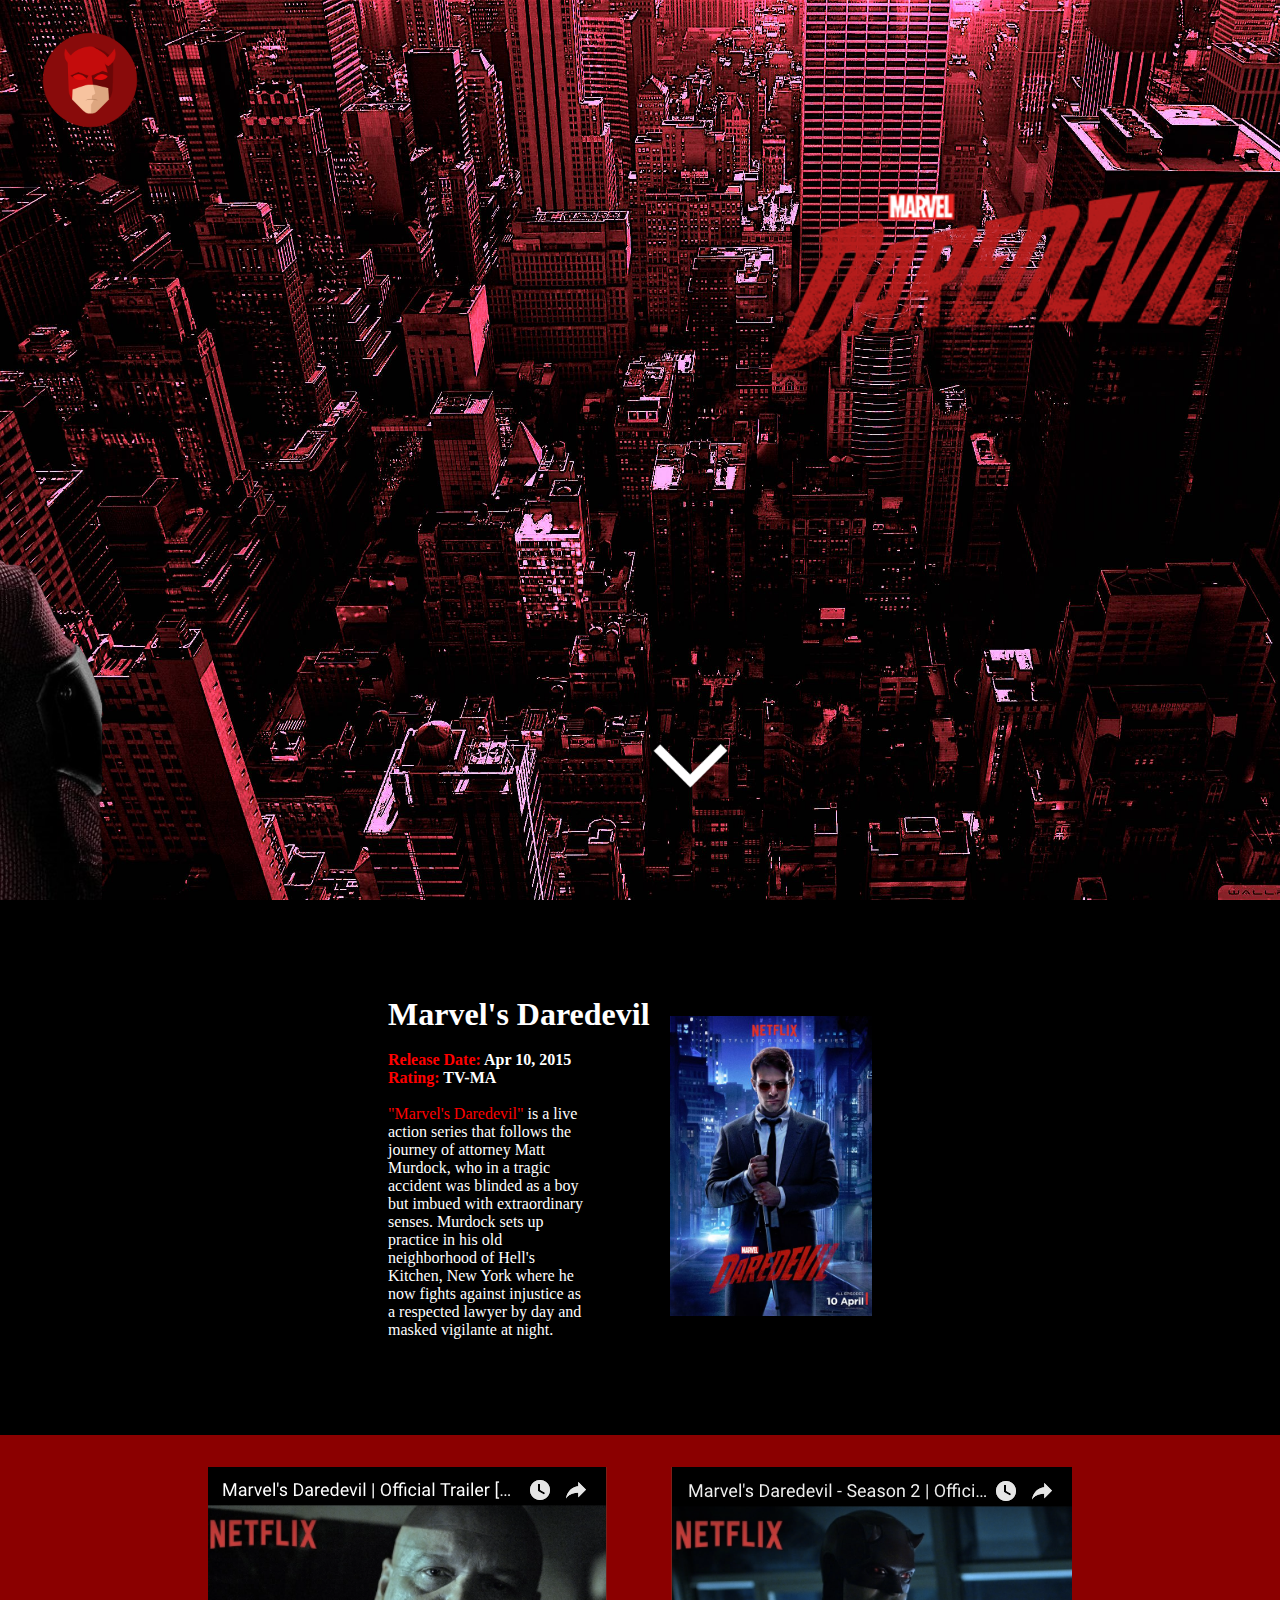
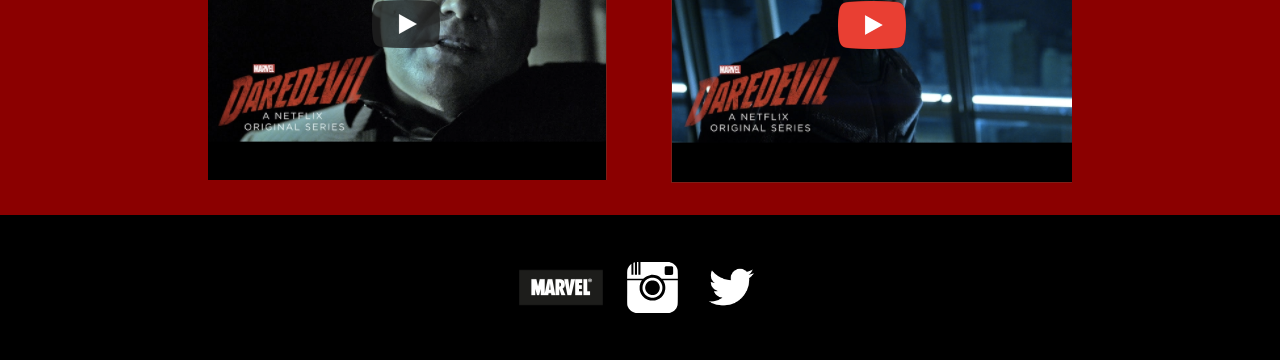
<file: index.html>
<html>

        <head>

        <link href="https://fonts.googleapis.com/css?family=Abel|Abril+Fatface|Anton|Dosis|Quicksand|Raleway" rel="stylesheet">
        <meta name="viewport" content="width=device-width" />  
        <title>Marvel's DareDevil</title>
            
        <link href="index.css" type="text/css" rel="stylesheet">
        </head>



<body>
        <header> 
            <!--this is the navigation bar -->
            <nav class="navbar">
                <ul>  <!-- -->
                    <li class="drop"><img id="nav-head" src="images/face.png" width="100">
                        
                        <div class="list">
                            
                            
                            <a href="matt.html"><img id="nav-child-head" src="images/Matt%20Murdock.png" width="75"></a>
                            <a href="Page.html"><img id="nav-child-head" src="images/Karen%20Page.png" width="75"></a>
                            <a href="foggy.html"><img id="nav-child-head" src="images/Foggy%20Nelson.png" width="75"></a>
                            <a href="claire.html"><img id="nav-child-head" src="images/Claire%20Temple.png" width="75"></a>
                            <a href="fisk.html"><img id="nav-child-head" src="images/wilson%20Fisk.png" width="75"></a>
                            <a href="elektra.html"><img id="nav-child-head" src="images/Elektra.png" width="75"></a>
                            <a href="punisher.html"><img id="nav-child-head"src="images/punisher.png" width="75"></a>
                            
                        </div>
                    </li>
                    
                </ul>
            
            </nav>



            <!--this is the audio -->
        <audio id="audio" controls autoplay>
            <source src="audio/ddthemesong.mp3" type="audio/mp3">
        </audio>




    
        <img id="arrow" src="images/arrow.png" width ="100" onclick="scrollDown()">
        <div class="flex">
        <div id="city">
            <div id="dd" class="ddface">
            <img src="images/dd.png" height="900">
            
            <div class="glow"></div>
            
        </div>

        
        </div>

     </div>
     <img id="logo" src="images/dd_logo.png"/> 
     <div class="glow-mobile">
     
     <div class="glow2"></div>
     <img id= "dare" src="images/dd.png" width="350">
     </div>  
                
            
        </header> 
    
   <div class="container" id="page">
 <!-- =========================================================================== -->
<div class="babydiv">
                <div class="text">
                 <h1>Marvel's Daredevil</h1><br>
                 <h4><span>Release Date:</span> Apr 10, 2015</h4>
                 <h4><span>Rating:</span> TV-MA</h4><br />
                 <p><span>"Marvel's Daredevil"</span> is a live action series
                     that follows the journey of attorney
                      Matt Murdock, who in a tragic accident 
                      was blinded as a boy but imbued with 
                      extraordinary senses. Murdock sets up practice in
                       his old neighborhood of Hell's Kitchen, New York
                        where he now fights against injustice as a respected
                        lawyer by day and masked vigilante at night.</p>
                    </div>

                 <img id="poster" src="images/poster.jpg">
    </div>
           
<!-- =========================================================================== -->  
      
</div>
        
        <div class="babydiv2" id="videos">
            <a class="bd" href="trailer1.html"><img id="imgv"src="images/trailer1.png"></a>
            
            
            <a class="bd" href="trailer3.html"><img id="imgv" src="images/trailer3.png"></a>
            
        
        
        </div>
        
    
    
    </div> 
    
    
   <footer>
    
     
        
            <table>
                 <tr>
                     <td><a href="http://marvel.com/universe/Daredevil_(Matthew_Murdock)#axzz4sOa12ErZ"><img src="images/marvelicon.png" height="75" width="100"></a></td>
                     <td> <a href="https://www.instagram.com/daredevil/?hl=en" height="75" width="75"><img src="images/instagram.svg" height="75" width="75"></a></td>
                     <td> <a href="https://twitter.com/daredevil?lang=en" height="75" width="75"><img src="images/twitter.png" height="75" width="75"></a></td>
                </tr>

            </table>
    
 </footer>
   
 <script>
       //on load the animation will play
       window.onload=function() {
    //this variable calls the element "dd" on the html by id.
       var elem = document.getElementById("dd"); 
           
       var position = -1000; // position is on negative numbers because i want the animation to come from outside the page sliding inside the page. 
           
        // this is the speed of the animation going in from point a to point b.   
       var id = setInterval(frame, 1);
           
       function frame() {
        //
         if (position == 0){
        //this will move the image to the left.
       } else {
         position++; 
      elem.style.left = position + 'px'; 
     
    }
  }
        
} 
     // scrolls down the page by clickin the arrow on page.  
    function scrollDown() {
        // sets how much you want to scroll the page down by.
    window.scrollBy(0,900);
    }
      </script>
</body>
</html>
</file>
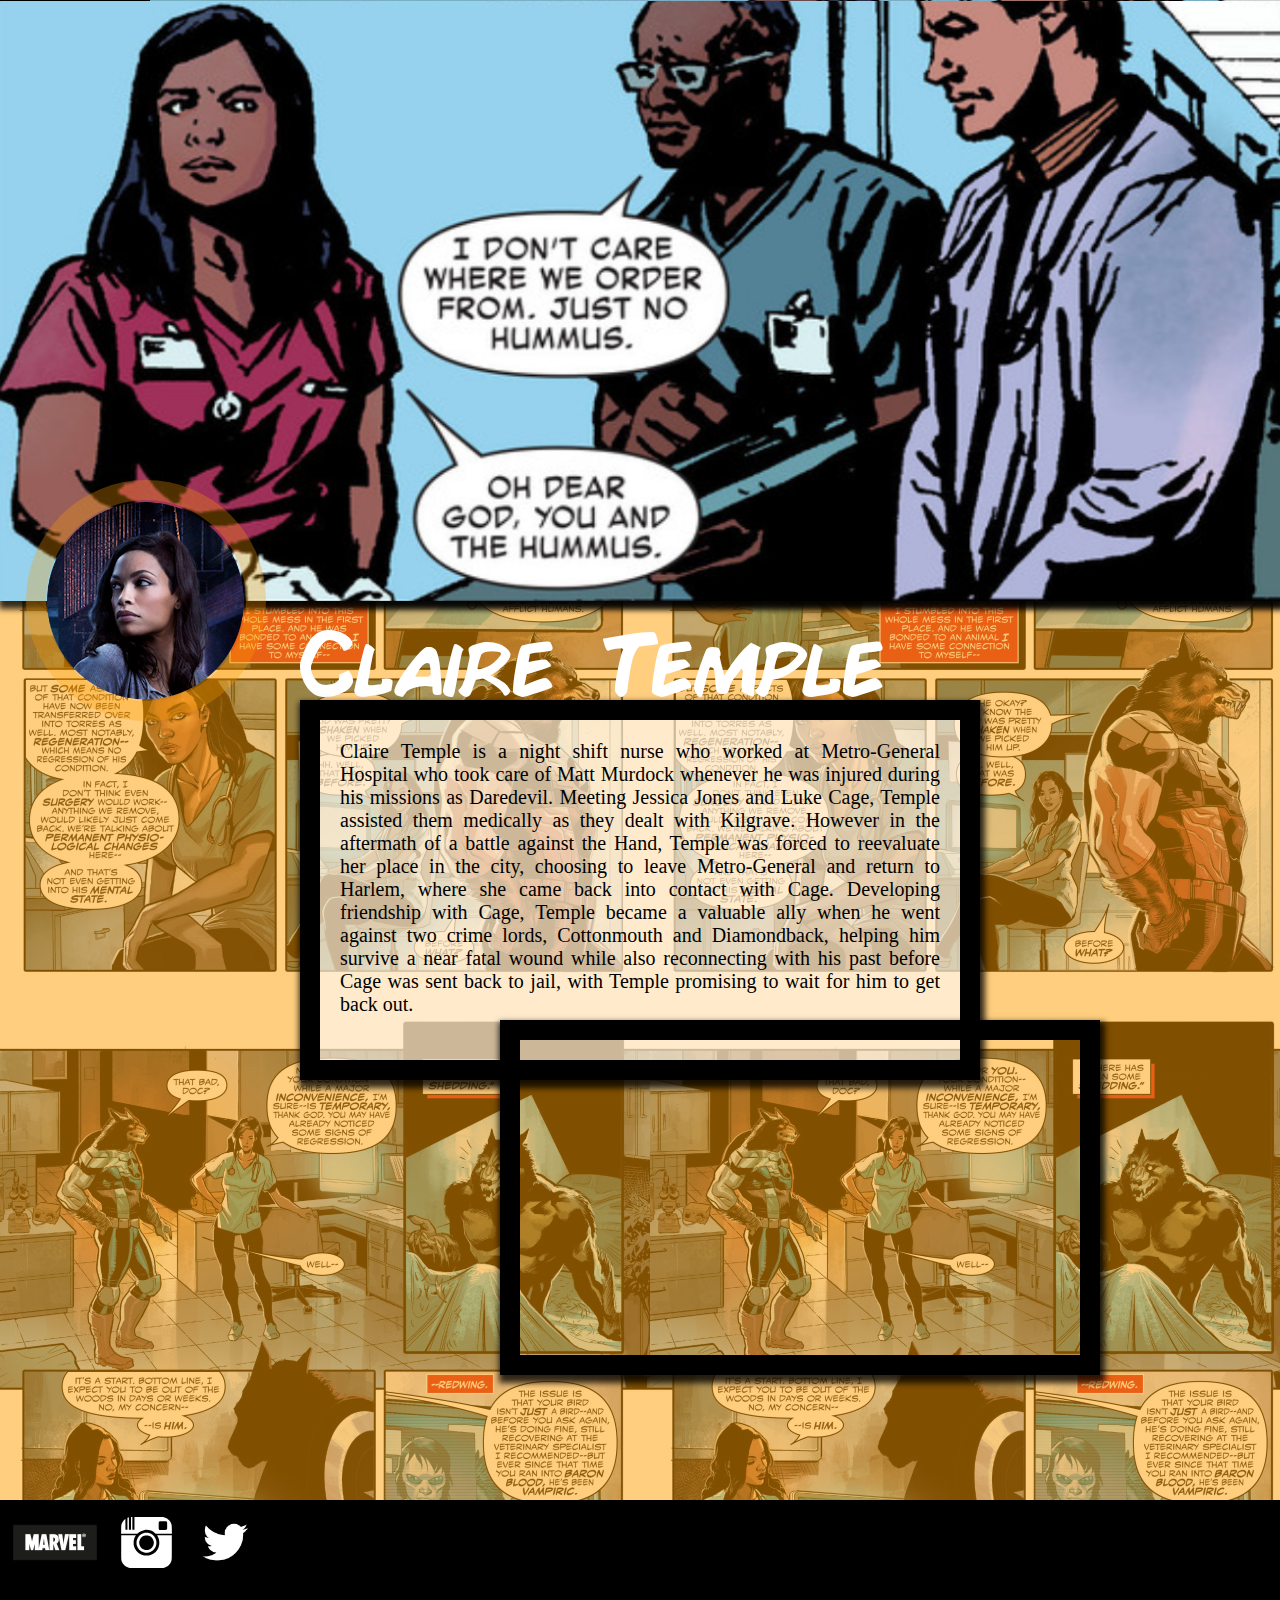
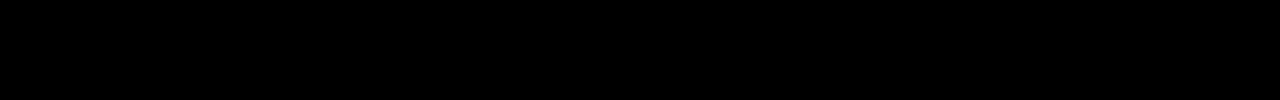
<file: claire.html>
<html>
<head>
    <title>Claire Temple</title>
    <link href="main.css" type="text/css" rel="stylesheet">
</head>
<style>
    body{
        position:absolute;
        background-image: url("images/clairebg.jpg");
        width:100%;
        height:1200px;
        z-index: -10;
    }
    #bg{
        position: absolute;
        width:100%;
        height:900px;
        background-color: rgba(255,157,0,.5);
        z-index: -2;
    }
    header{
        background-color: black;
        width: 100%;
        height: 600px;
    }
    
    #headerImg{
        background: cover;
        margin-left: 150px;
         box-shadow: 2px 5px 6px 3px rgba(0,0,0,.8);

    }
    .profile{
    position: absolute;
    top:40%;
    left:2%;
    transform: translateX(-50%), translateY(-50%); 
}
.profile img{
    border: 20px solid rgba(255,157,0,.3);
    border-radius: 50%;
}
    .profile2 {
    position: absolute;
    top:41.5%;
    left:3.5%;
    transform: translateX(-50%), translateY(-50%);
    opacity: 0;
    
}

.profile2:hover{
    opacity: 1;
}
  #text{
    font-size: 20px;
    padding:20px;
    position: absolute;
    left:300px;
    top:700px;
    height: 300px;
    width: 600px;
    background-color:rgba(255,255,255,.6);
    box-shadow: 2px 5px 6px 3px rgba(0,0,0,.8);
    border: 20px solid black;
      text-align: justify;
}
    #char{
    position: absolute;
    font-size: 90px;
    left: 300px;
    top:600px;
    color:white;
    font-family:'ComicBook';
     
}
    @font-face {
    font-family: 'ComicBook';
    src: url(font/ComicBook.otf);
    
}
    .slide{
    position: absolute;
    top:1px;
    
 }
  .video{
    position: absolute;
    top: 1020px;
    left:500px;
    border: 20px solid black;
    box-shadow: 2px 5px 6px 3px rgba(0,0,0,.8);
    }
</style>
<body>
<header>
    <nav class="navbar">
      <ul>  
          <li class="drop"><a href="index.html"><img src="images/face.png" width="100"></a>
            <div class="list">
                <a href="matt.html"><img src="images/Matt%20Murdock.png" width="75"></a>
                <a href="Page.html"><img src="images/Karen%20Page.png" width="75"></a>
                <a href="foggy.html"><img src="images/Foggy%20Nelson.png" width="75"></a>
                <a href="claire.html"><img src="images/Claire%20Temple.png" width="75"></a>
                <a href="fisk.html"><img src="images/wilson%20Fisk.png" width="75"></a>
                <a href="elektra.html"><img src="images/Elektra.png" width="75"></a>
                <a href="punisher.html"><img src="images/punisher.png" width="75"></a>
                 </div>
           </li>
          
     </ul>
     
     </nav>
    
    <div class="slide"> 
        <img class="slideShow" src="images/claireheader.png" height="500" width="900">
        <img class="slideShow" src="images/claire1.jpg" height="500" width="900">
        <img class="slideShow" src="images/claire2.jpg" height="500" width="900">
        <img class="slideShow" src="images/claire3.jpg" height="500" width="900">
        <img class="slideShow" src="images/claire4.webp" height="500" width="900">
        <img class="slideShow" src="images/claire5.jpg" height="500" width="900">
    </div>
     
   <div id="headerImg">
    <img src="images/claireheader.png" height="600">
    </div>
    
    
</header>
    <div class="profile">
        <img src="images/Claire%20Temple.png" width="200">
    </div>
    <div class="profile2">
        <img src="images/temple2.png" width="200">
    </div>
    <div id="char">Claire Temple</div>
    <div id="text">
    <p>
    Claire Temple is a night shift nurse who worked at Metro-General Hospital who took care of Matt Murdock whenever he was injured during his missions as Daredevil. Meeting Jessica Jones and Luke Cage, Temple assisted them medically as they dealt with Kilgrave. However in the aftermath of a battle against the Hand, Temple was forced to reevaluate her place in the city, choosing to leave Metro-General and return to Harlem, where she came back into contact with Cage. Developing friendship with Cage, Temple became a valuable ally when he went against two crime lords, Cottonmouth and Diamondback, helping him survive a near fatal wound while also reconnecting with his past before Cage was sent back to jail, with Temple promising to wait for him to get back out.
<!--        more at:
http://marvelcinematicuniverse.wikia.com/wiki/Claire_Temple-->
    </p>
    </div>
    <div id="bg"></div>
    <iframe class="video" width="560" height="315" src="https://www.youtube.com/embed/l4VPEPOxHws?rel=0" frameborder="0" allowfullscreen></iframe>
    
<script>
    
    var slidePos = 0;
    display();

    function display() {
        var i=0;
        var x = document.getElementsByClassName("slideShow");
        for (i = 0; i < x.length; i++) {
            x[i].style.display = "none"; 
        }


        slidePos++;

        if (slidePos > x.length) 
        {
            slidePos = 1;
        }

        x[slidePos-1].style.display = "block"; 
        setTimeout(display, 5000);
    }
    
    
</script>
</body>
<footer>
     <!-- table goes here-->
        
            <table>
                 <tr>
                     <td><a href="http://marvel.com/universe/Daredevil_(Matthew_Murdock)#axzz4sOa12ErZ"><img src="images/marvelicon.png" height="75" width="100"></a></td>
                     <td> <a href="https://www.instagram.com/daredevil/?hl=en" height="75" width="75"><img src="images/instagram.svg" height="75" width="75"></a></td>
                     <td> <a href="https://twitter.com/daredevil?lang=en" height="75" width="75"><img src="images/twitter.png" height="75" width="75"></a></td>
                </tr>

            </table>
</footer>
</html>
</file>
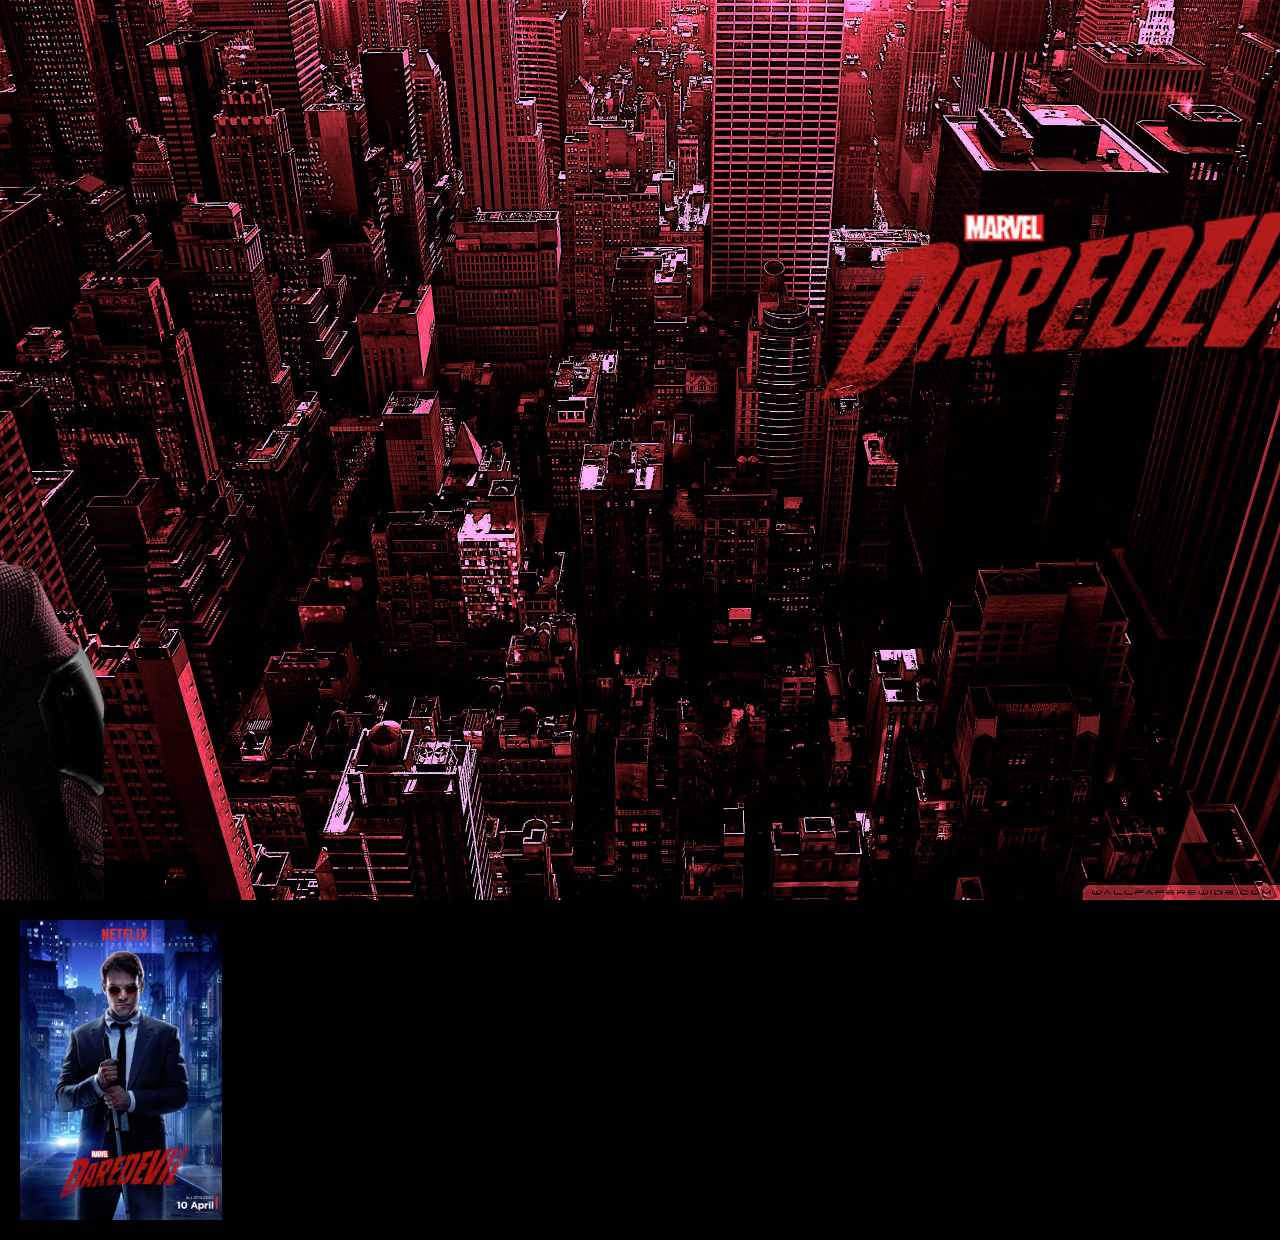
<file: dummy.html>
<html>


<head>

  <title>Marvel's DareDevil</title>
<link href="index.css" type="text/css" rel="stylesheet">
</head>
<style>
   *{
        margin: 0;
        
    }
    
    .glow{
        animation: blink 3s infinite;
        position:absolute;
        height:50px;
        width:280px;
        margin-top:-590px;
        margin-left: 330px;
        background:radial-gradient(circle, rgb(54,0,0) 5%, transparent 40%), black;
        z-index:-2;
    } 
    @keyframes blink {
  
  50% {
    background: radial-gradient(circle, rgb(54,0,0) 15%, transparent 40%),rgb(54,0,0);
    }
}
    
    .image{
        
        position:absolute;
        left:-1000;
        background-size: cover;
        background-position: center;
        
        }
    

    .animated {
            
            margin-bottom:60px;
            margin-left:20px;
            padding-top: -200px;
            animation-duration: 2s;
            animation-fill-mode: both;
            height:130px; width: 500px;
         }
    .animated img {
        position: relative;
        top: 200px;
        left:800px;
        
    }
    
        .fadeInDown {
         animation-name: fadeInDown;
         }
    
         
         @keyframes fadeInDown {
            0% {
               opacity: 0;
               transform: translateY(-300px);
            }

         }
    #city{
        position: absolute;
        background-size:cover;
        z-index: -4;
        
    }
      
    header{
    height: 900px;
    }

.container{
    display: flex;
    flex-direction: column;
    width: 100%;
}
.show{
    flex: 1;
    height:400px;
    background-color: black;
    display:flex;
}
/*
#poster{
    margin-left: 500px;
    margin-top: 50px;
}
*/
.videos{
    flex: 1;
    height: 500px;
    background-color: darkred;
}
.footer{
    flex: 1;
    height:200px;
    background-color: black;
}  
</style>
 
<body>
 <header> 
     <!--imae from: http://bsnscb.com/city-wallpapers/39664675.html -->
    <div id="city">
      <img src="images/city.jpg" width="100%" height="900">
       
    </div>
     <!--image from : http://www.qygjxz.com/data/out/61/5501650-daredevil-wallpaper.png -->
    <div id="dd" class="image">
       <img src="images/dd.png" height="900"> 
    <div class="glow">
    
    </div>
   </div>
    
<!--image from: http://static.tumblr.com/8y60per/DXKnmgo4g/dd_logo2.png -->
    <div class = "animated fadeInDown">
        <img src="images/dd_logo.png" height="200" width="600">
     </div>
      
</header>
    
    <div class="container">
        <!-- image from: http://cdn3-www.comingsoon.net/assets/uploads/gallery/marvels-daredevil-1413056220/matt-poster.jpg-->
      <div class="show">
        <img id="poster" src="images/poster.jpg" height="300">
      </div>
    <div class="videos"></div>
    <div class="footer"></div>    
    
    
    
      </div>

 <script>
       window.onload=function() {
       var elem = document.getElementById("dd");   
       var pos = -1000;
       var id = setInterval(frame, .01);
       function frame() {
         if (pos == 0){
       } else {
         pos++; 
      elem.style.left = pos + 'px'; 
     
    }
  }
        
} 
      </script>
</body>
</html>
</file>
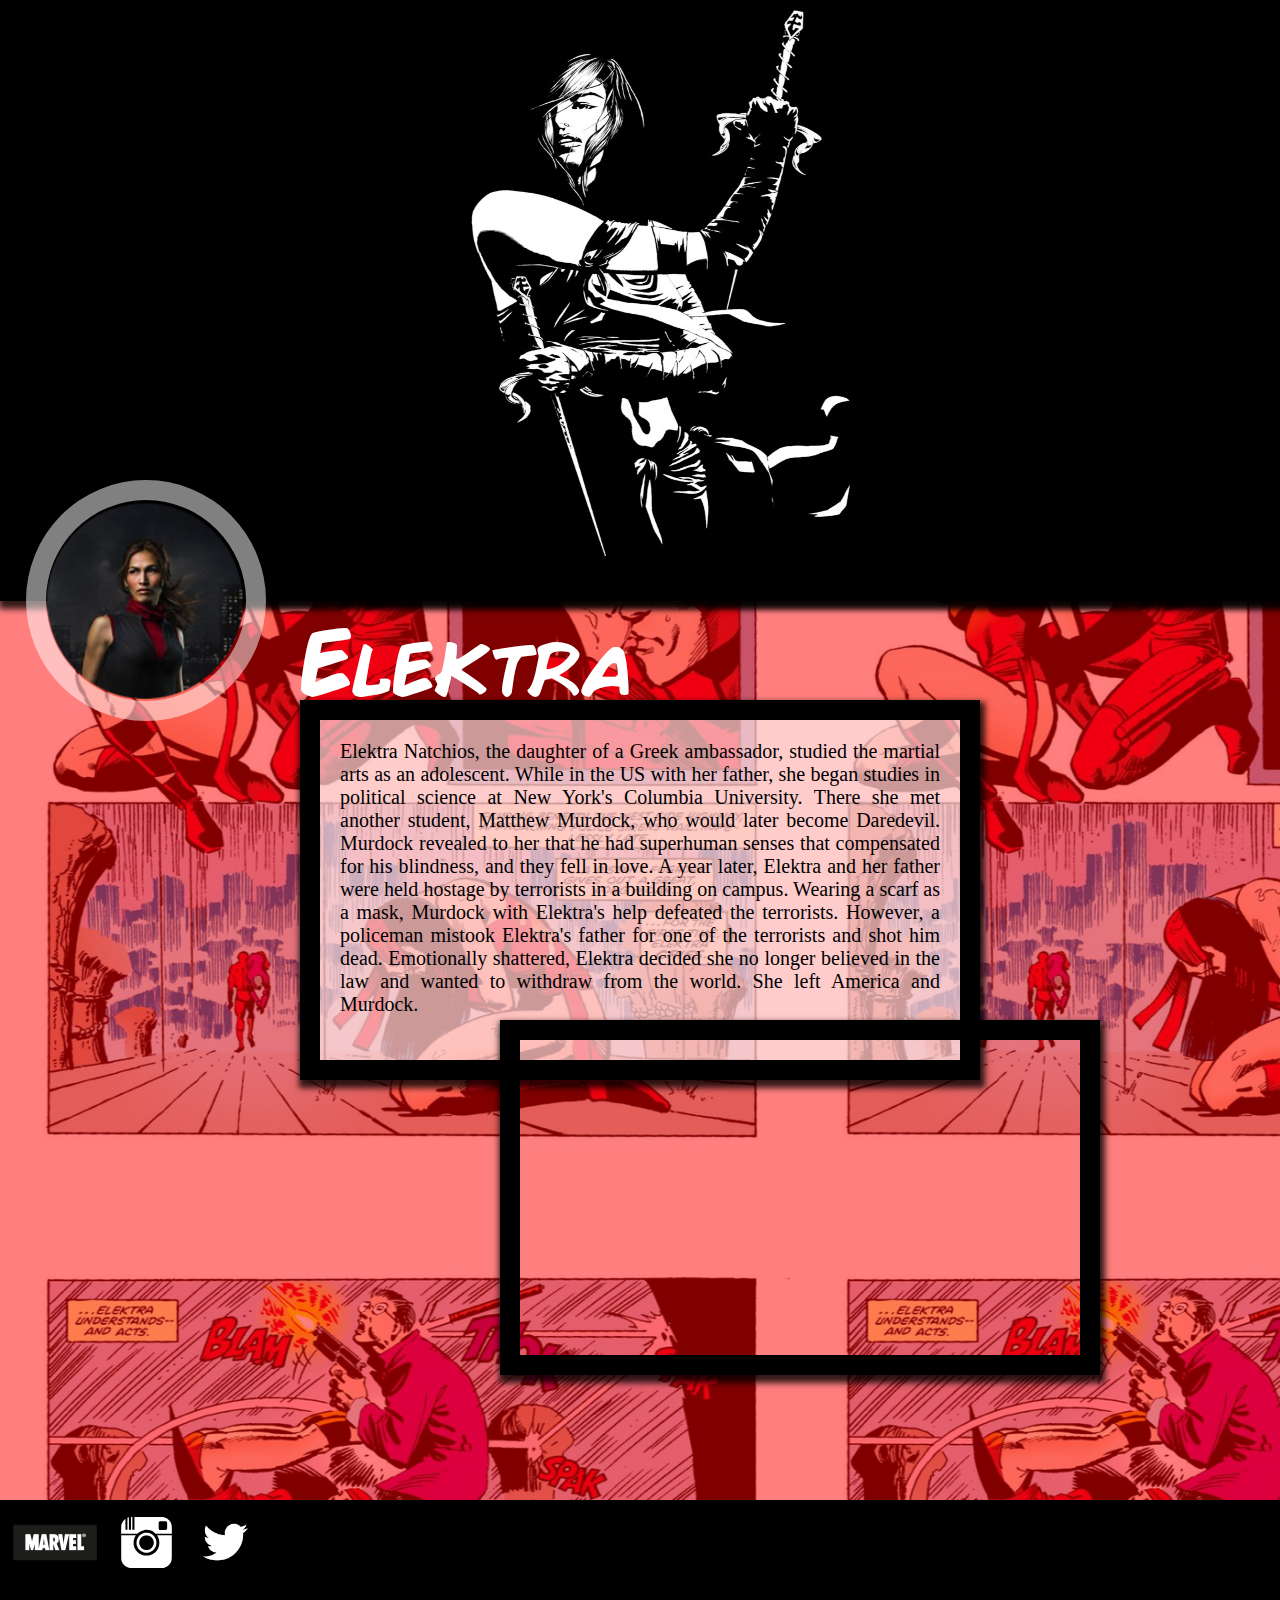
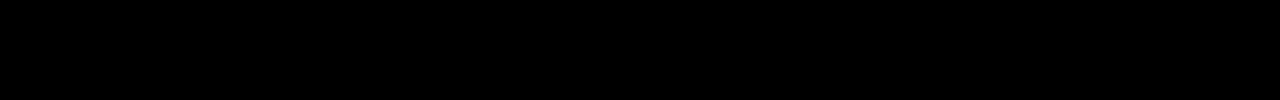
<file: elektra.html>
<html>
<head>
    <title>Elektra</title>
    <link href="main.css" type="text/css" rel="stylesheet">
</head>
<style>
    body{
        position:absolute;
        background-image: url("images/elektrabg.png");
        width:100%;
        height:1200px;
        z-index: -10;
    }
    #bg{
        position: absolute;
        width:100%;
        height:900px;
        background-color: rgba(255,0,0,.5);
        z-index: -2;
    }
    header{
        background-color: black;
        width: 100%;
        height: 600px;;
    }
    
    #headerImg{
        background: cover;
        margin-left: 200px;
         box-shadow: 2px 5px 6px 3px rgba(0,0,0,.8);

    }
    .profile{
    position: absolute;
    top:40%;
    left:2%;
    transform: translateX(-50%), translateY(-50%); 
}
.profile img{
    border: 20px solid rgba(255,255,255,.5);
    border-radius: 50%;
}
    .profile2 {
    position: absolute;
    top:41.5%;
    left:3.5%;
    transform: translateX(-50%), translateY(-50%);
    opacity: 0;
    
}

.profile2:hover{
    opacity: 1;
}
  #text{
    font-size: 20px;
    padding:20px;
    position: absolute;
    left:300px;
    top:700px;
    height: 300px;
    width: 600px;
    background-color:rgba(255,255,255,.6);
    box-shadow: 2px 5px 6px 3px rgba(0,0,0,.8);
    border: 20px solid black;
    text-align: justify;
}
    #char{
    position: absolute;
    font-size: 90px;
    left: 300px;
    top:600px;
    color:white;
    font-family:'ComicBook';
     
}
@font-face {
    font-family: 'ComicBook';
    src: url(font/ComicBook.otf);
    
}
    .slide{
    position: absolute;
    top:1px;
 }
    .video{
    position: absolute;
    top: 1020px;
    left:500px;
    border: 20px solid black;
    box-shadow: 2px 5px 6px 3px rgba(0,0,0,.8);
    }
  
</style>
<body>
<header>
    <nav class="navbar">
      <ul>  
          <li class="drop"><a href="index.html"><img src="images/face.png" width="100"></a>
            <div class="list">
                <a href="matt.html"><img src="images/Matt%20Murdock.png" width="75"></a>
                <a href="Page.html"><img src="images/Karen%20Page.png" width="75"></a>
                <a href="foggy.html"><img src="images/Foggy%20Nelson.png" width="75"></a>
                <a href="claire.html"><img src="images/Claire%20Temple.png" width="75"></a>
                <a href="fisk.html"><img src="images/wilson%20Fisk.png" width="75"></a>
                <a href="elektra.html"><img src="images/Elektra.png" width="75"></a>
                <a href="punisher.html"><img src="images/punisher.png" width="75"></a>
                 </div>
           </li>
          
     </ul>
     
     </nav>
    <div class="slide"> 
        <img class="slideShow" src="images/elektraheader.jpg" height="500" width="900">
        <img class="slideShow" src="images/elektra1.jpg" height="500" width="900">
        <img class="slideShow" src="images/elektra2.png" height="500" width="900">
        <img class="slideShow" src="images/elektra3.jpg" height="500" width="900">
        <img class="slideShow" src="images/elektra4.jpg" height="500" width="900">
        <img class="slideShow" src="images/elektra5.jpg" height="500" width="900">
    </div>
     
   <div id="headerImg">
    <img src="images/elektraheader.jpg" height="600">
    </div>
    
    
</header>
    <div class="profile">
        <img src="images/Elektra.png" width="200">
    </div>
    <div class="profile2">
        <img src="images/elektra22.png" width="200">
    </div>
    <div id="char">Elektra</div>
    <div id="text">
    <p>
    Elektra Natchios, the daughter of a Greek ambassador, studied the martial arts as an adolescent. While in the US with her father, she began studies in political science at New York's Columbia University. There she met another student, Matthew Murdock, who would later become Daredevil. Murdock revealed to her that he had superhuman senses that compensated for his blindness, and they fell in love. A year later, Elektra and her father were held hostage by terrorists in a building on campus. Wearing a scarf as a mask, Murdock with Elektra's help defeated the terrorists. However, a policeman mistook Elektra's father for one of the terrorists and shot him dead. Emotionally shattered, Elektra decided she no longer believed in the law and wanted to withdraw from the world. She left America and Murdock.

<!--More on Marvel.com: http://marvel.com/universe/Elektra#ixzz4sTBxGdOY-->
    </p>
    </div>
    <div id="bg"></div>
    
    <iframe class="video" width="560" height="315" src="https://www.youtube.com/embed/mlhkBqQDhh0?rel=0" frameborder="0" allowfullscreen></iframe>
    
<script>
    
 var slidePos = 0;
    display();

    function display() {
        var i=0;
        var x = document.getElementsByClassName("slideShow");
        for (i = 0; i < x.length; i++) {
            x[i].style.display = "none"; 
        }


        slidePos++;

        if (slidePos > x.length) 
        {
            slidePos = 1;
        }

        x[slidePos-1].style.display = "block"; 
        setTimeout(display, 5000);
    }
    
</script>
</body>
<footer>
     <!-- table goes here-->
        
            <table>
                 <tr>
                     <td><a href="http://marvel.com/universe/Daredevil_(Matthew_Murdock)#axzz4sOa12ErZ"><img src="images/marvelicon.png" height="75" width="100"></a></td>
                     <td> <a href="https://www.instagram.com/daredevil/?hl=en" height="75" width="75"><img src="images/instagram.svg" height="75" width="75"></a></td>
                     <td> <a href="https://twitter.com/daredevil?lang=en" height="75" width="75"><img src="images/twitter.png" height="75" width="75"></a></td>
                </tr>

            </table>
           
</footer>
</html>
</file>
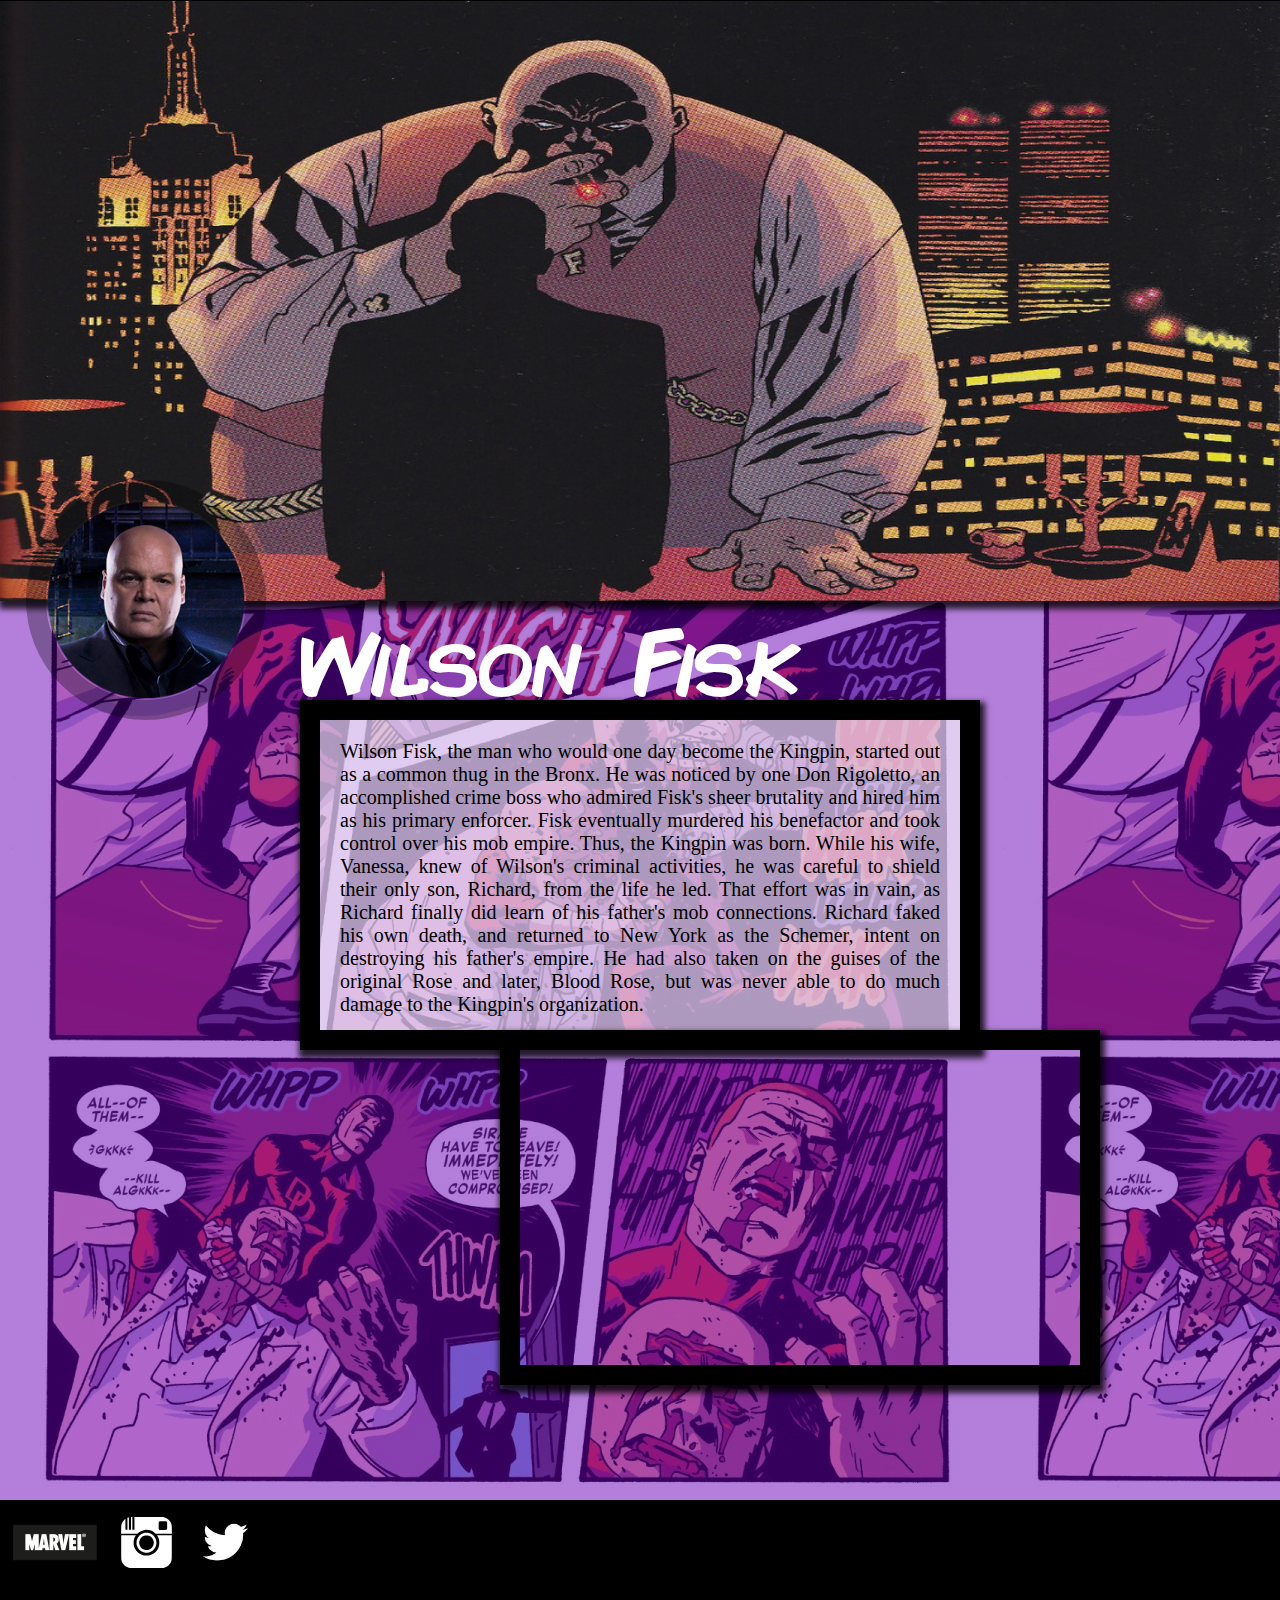
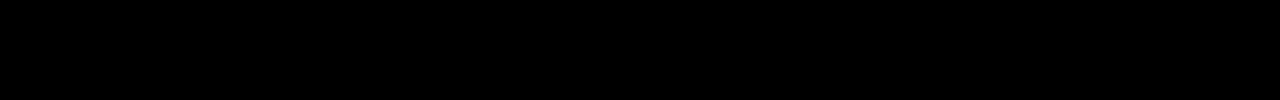
<file: fisk.html>
<html>
<head>
    <title>Wilson Fisk</title>
    <link href="main.css" type="text/css" rel="stylesheet">
</head>
<style>
    body{
        position:absolute;
        background-image: url("images/fiskbg.jpg");
        width:100%;
        height:1200px;
        z-index: -10;
    }
    #bg{
        position: absolute;
        width:100%;
        height:900px;
        background-color: rgba(105,0,183,.5);
        z-index: -2;
    }
    header{
        background-color: black;
        width: 100%;
        height: 600px;;
    }
    
    #headerImg{
        background: cover;
        margin-left: 300px;
         box-shadow: 2px 5px 6px 3px rgba(0,0,0,.8);

    }
    .profile{
    position: absolute;
    top:40%;
    left:2%;
    transform: translateX(-50%), translateY(-50%); 
}
.profile img{
    border: 20px solid rgba(0,0,0,.3);
    border-radius: 50%;
}
    .profile2 {
    position: absolute;
    top:41.5%;
    left:3.5%;
    transform: translateX(-50%), translateY(-50%);
    opacity: 0;
    
}

.profile2:hover{
    opacity: 1;
}
  #text{
    font-size: 20px;
    padding:20px;
    position: absolute;
    left:300px;
    top:700px;
    height: 270px;
    width: 600px;
    background-color:rgba(255,255,255,.6);
    box-shadow: 2px 5px 6px 3px rgba(0,0,0,.8);
    border: 20px solid black;
    text-align: justify;
}
    #char{
    position: absolute;
    font-size: 90px;
    left: 300px;
    top:600px;
    color:white;
    font-family:'ComicBook';
     
}
@font-face {
    font-family: 'ComicBook';
    src: url(font/ComicBook.otf);
    
}
    .slide{
    position: absolute;
    top:1px;
    
 }
    .video{
    position: absolute;
    top: 1030px;
    left:500px;
    border: 20px solid black;
    box-shadow: 2px 5px 6px 3px rgba(0,0,0,.8);
    }
  
</style>
<body>
<header>
    <nav class="navbar">
      <ul>  
          <li class="drop"><a href="index.html"><img src="images/face.png" width="100"></a>
            <div class="list">
                <a href="matt.html"><img src="images/Matt%20Murdock.png" width="75"></a>
                <a href="Page.html"><img src="images/Karen%20Page.png" width="75"></a>
                <a href="foggy.html"><img src="images/Foggy%20Nelson.png" width="75"></a>
                <a href="claire.html"><img src="images/Claire%20Temple.png" width="75"></a>
                <a href="fisk.html"><img src="images/wilson%20Fisk.png" width="75"></a>
                <a href="elektra.html"><img src="images/Elektra.png" width="75"></a>
                <a href="punisher.html"><img src="images/punisher.png" width="75"></a>
                 </div>
           </li>
          
     </ul>
     
     </nav>
     
    <div class="slide">
        <img class="slideShow" src="images/fiskheader.jpg" height="500" width="900">
        <img class="slideShow" src="images/fisk1.png" height="500" width="900">
        <img class="slideShow" src="images/fisk2.jpg" height="500" width="900">
        <img class="slideShow" src="images/fisk3.jpg" height="500" width="900">
        <img class="slideShow" src="images/fisk4.jpg" height="500" width="900">
        <img class="slideShow" src="images/fisk5.jpg" height="500" width="900">
    </div>
   
   <div id="headerImg">
    
    </div>
    
    
</header>
    <div class="profile">
        <img src="images/wilson%20Fisk.png" width="200">
    </div>
    <div class="profile2">
        <img src="images/fisk2.png" width="200">
    </div>
    <div id="char">Wilson Fisk</div>
    <div id="text">
    <p>
   Wilson Fisk, the man who would one day become the Kingpin, started out as a common thug in the Bronx. He was noticed by one Don Rigoletto, an accomplished crime boss who admired Fisk's sheer brutality and hired him as his primary enforcer. Fisk eventually murdered his benefactor and took control over his mob empire. Thus, the Kingpin was born.
   While his wife, Vanessa, knew of Wilson's criminal activities, he was careful to shield their only son, Richard, from the life he led. That effort was in vain, as Richard finally did learn of his father's mob connections. Richard faked his own death, and returned to New York as the Schemer, intent on destroying his father's empire. He had also taken on the guises of the original Rose and later, Blood Rose, but was never able to do much damage to the Kingpin's organization.



<!--More on Marvel.com: http://marvel.com/universe/Kingpin#ixzz4sZeYF13R-->
    </p>
    </div>
    <div id="bg"></div>
    
    <iframe class="video" width="560" height="315" src="https://www.youtube.com/embed/bdmXgt7uE_Q?rel=0" frameborder="0" allowfullscreen></iframe>
    
<script>
    
   var slidePos = 0;
    display();

    function display() {
        var i=0;
        var x = document.getElementsByClassName("slideShow");
        for (i = 0; i < x.length; i++) {
            x[i].style.display = "none"; 
        }


        slidePos++;

        if (slidePos > x.length) 
        {
            slidePos = 1;
        }

        x[slidePos-1].style.display = "block"; 
        setTimeout(display, 5000);
    }
    
</script>
</body>
<footer>
     <!-- table goes here-->
        
            <table>
                 <tr>
                     <td><a href="http://marvel.com/universe/Daredevil_(Matthew_Murdock)#axzz4sOa12ErZ"><img src="images/marvelicon.png" height="75" width="100"></a></td>
                     <td> <a href="https://www.instagram.com/daredevil/?hl=en" height="75" width="75"><img src="images/instagram.svg" height="75" width="75"></a></td>
                     <td> <a href="https://twitter.com/daredevil?lang=en" height="75" width="75"><img src="images/twitter.png" height="75" width="75"></a></td>
                </tr>

            </table>
           
</footer>
</html>
</file>
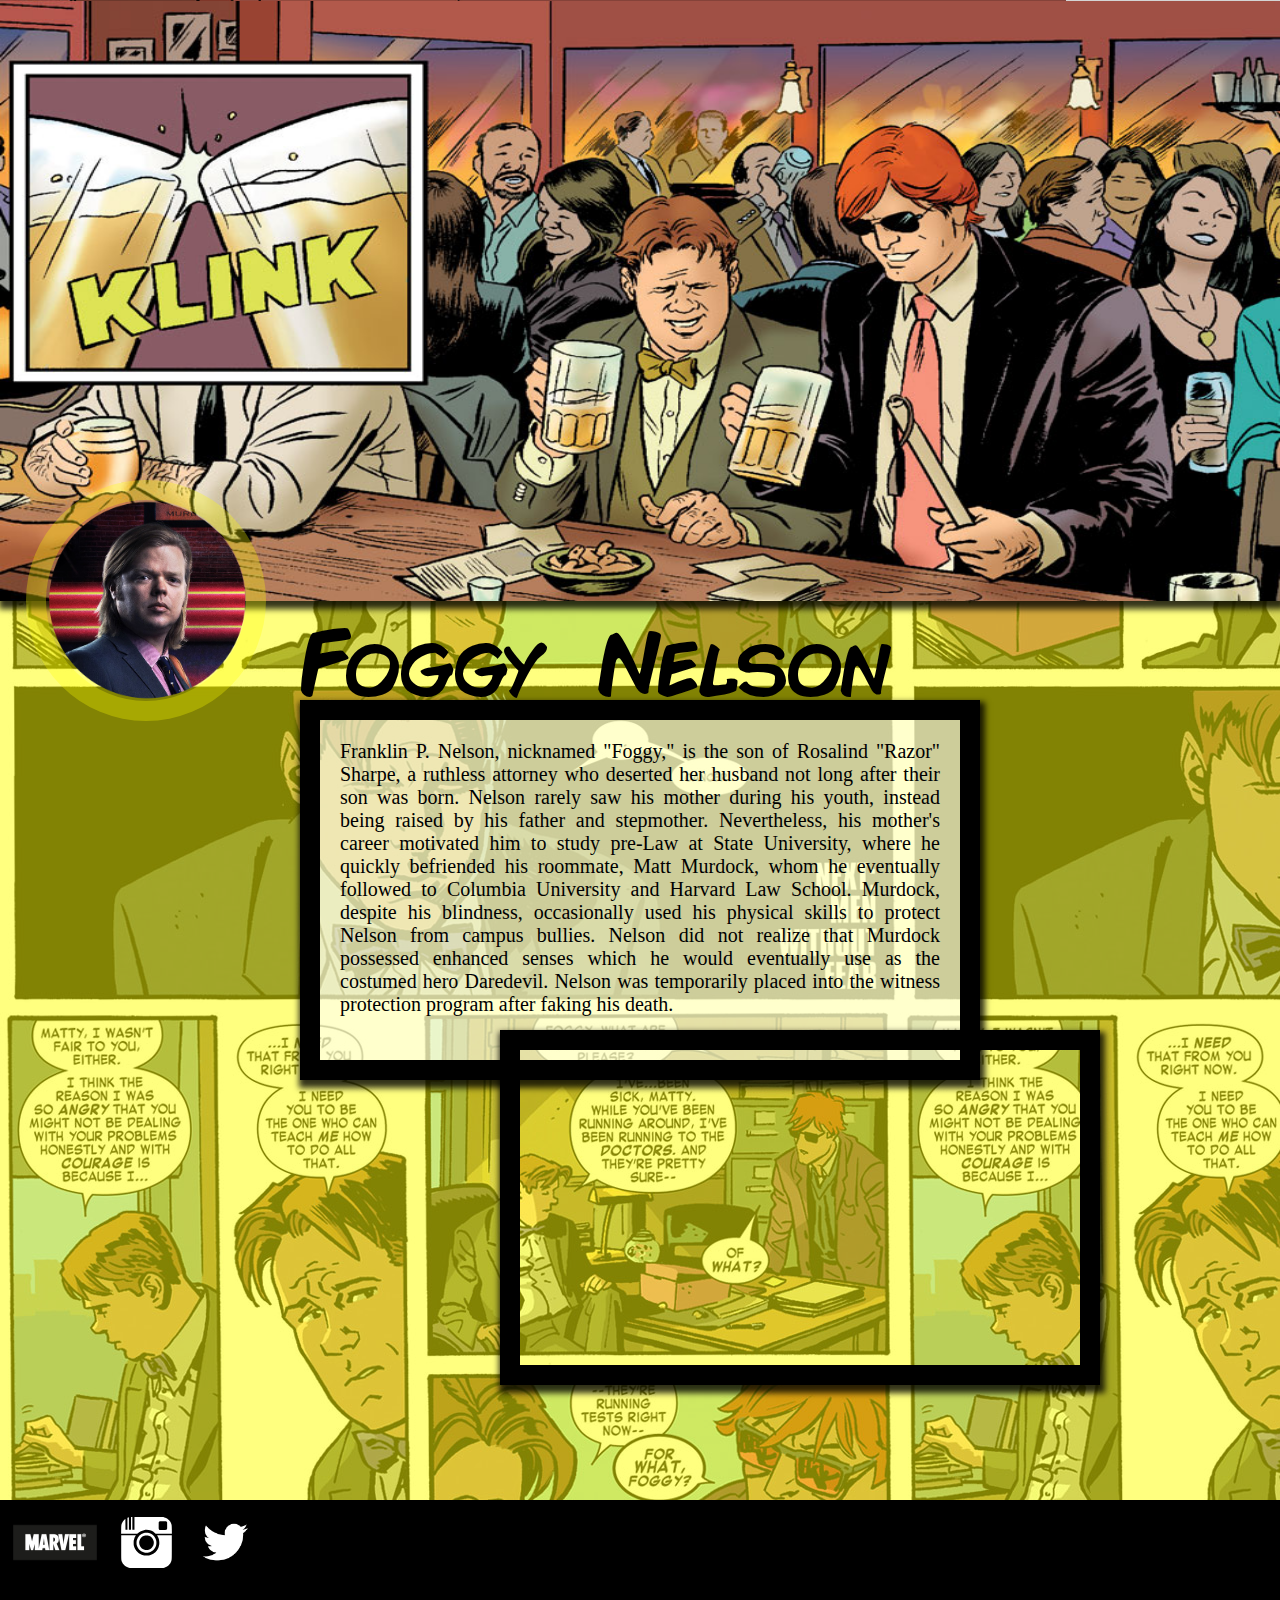
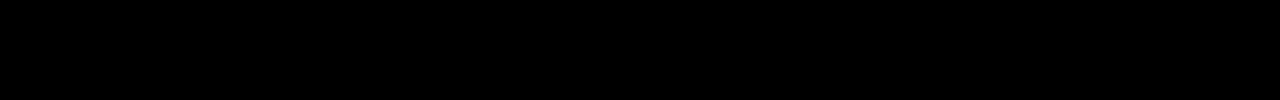
<file: foggy.html>
<html>
<head>
    <title>Foggy Nelson</title>
    <link href="main.css" type="text/css" rel="stylesheet">
</head>
<style>
    body{
        position:absolute;
        background-image: url("images/foggybg.jpg");
        width:100%;
        height:1200px;
        z-index: -10;
    }
    #bg{
        position: absolute;
        width:100%;
        height:900px;
        background-color: rgba(255,255,0,.5);
        z-index: -2;
    }
    
    .profile{
    position: absolute;
    top:40%;
    left:2%;
    transform: translateX(-50%), translateY(-50%); 
    
}
.profile img{
    border: 20px solid rgba(255,255,0,.3);
    border-radius: 50%;
    
}
    .profile2 {
    position: absolute;
    top:41.5%;
    left:3.5%;
    transform: translateX(-50%), translateY(-50%);
    opacity: 0;
    
}

.profile2:hover{
    opacity: 1;
}
  #text{
    font-size: 20px;
    padding:20px;
    position: absolute;
    left:300px;
    top:700px;
    height: 300px;
    width: 600px;
    background-color:rgba(255,255,255,.6);
    box-shadow: 2px 5px 6px 3px rgba(0,0,0,.8);
    border: 20px solid black;
      text-align: justify;
}
    #char{
    position: absolute;
    font-size: 90px;
    left: 300px;
    top:600px;
    color:black;
    font-family:'ComicBook';
     
}
@font-face {
    font-family: 'ComicBook';
    src: url(font/ComicBook.otf);
    
}
    .slide{
    position: absolute;
    top:1px;
       
 }
    .video{
    position: absolute;
    top: 1030px;
    left:500px;
    border: 20px solid black;
    box-shadow: 2px 5px 6px 3px rgba(0,0,0,.8);
    }
</style>
<body>
<header>
    <nav class="navbar">
      <ul>  
          <li class="drop"><a href="index.html"><img src="images/face.png" width="100"></a>
            <div class="list">
                <a href="matt.html"><img src="images/Matt%20Murdock.png" width="75"></a>
                <a href="Page.html"><img src="images/Karen%20Page.png" width="75"></a>
                <a href="foggy.html"><img src="images/Foggy%20Nelson.png" width="75"></a>
                <a href="claire.html"><img src="images/Claire%20Temple.png" width="75"></a>
                <a href="fisk.html"><img src="images/wilson%20Fisk.png" width="75"></a>
                <a href="elektra.html"><img src="images/Elektra.png" width="75"></a>
                <a href="punisher.html"><img src="images/punisher.png" width="75"></a>
                 </div>
           </li>
          
     </ul>
     
     </nav>
    
    <div class="slide">   
        <img class="slideShow" src="images/foggyheader.jpg" height="500" width="900">
        <img class="slideShow" src="images/foggy1.jpg" height="500" width="900">
        <img class="slideShow" src="images/foggy2.jpg" height="500" width="900">
        <img class="slideShow" src="images/foggy3.jpg" height="500" width="900">
        <img class="slideShow" src="images/foggy4.jpg" height="500" width="900">
        <img class="slideShow" src="images/foggy5.jpg" height="500" width="900">
    </div>
   
     
   <div id="headerImg">
    <img src="images/foggyheader.jpg" height="600">
    </div>
    
    
</header>
    <div class="profile">
        <img src="images/Foggy%20Nelson.png" width="200">
    </div>
    <div class="profile2">
        <img src="images/nelson2.png" width="200">
    </div>
    <div id="char">Foggy Nelson</div>
    <div id="text">
    <p>
    Franklin P. Nelson, nicknamed "Foggy," is the son of Rosalind "Razor" Sharpe, a ruthless attorney who deserted her husband not long after their son was born. Nelson rarely saw his mother during his youth, instead being raised by his father and stepmother. Nevertheless, his mother's career motivated him to study pre-Law at State University, where he quickly befriended his roommate, Matt Murdock, whom he eventually followed to Columbia University and Harvard Law School. Murdock, despite his blindness, occasionally used his physical skills to protect Nelson from campus bullies. Nelson did not realize that Murdock possessed enhanced senses which he would eventually use as the costumed hero Daredevil. Nelson was temporarily placed into the witness protection program after faking his death.

<!--More on Marvel.com: http://marvel.com/universe/Nelson,_Foggy#ixzz4sPKek7xS-->
    </p>
    </div>
    <div id="bg"></div>
    <iframe class="video" width="560" height="315" src="https://www.youtube.com/embed/AWUK2EGAJAs?rel=0" frameborder="0" allowfullscreen></iframe>
    
<script>
    
    var slidePos = 0;
    display();

    function display() {
        var i=0;
        var x = document.getElementsByClassName("slideShow");
        for (i = 0; i < x.length; i++) {
            x[i].style.display = "none"; 
        }


        slidePos++;

        if (slidePos > x.length) 
        {
            slidePos = 1;
        }

        x[slidePos-1].style.display = "block"; 
        setTimeout(display, 5000);
    }
    
</script>
</body>
<footer>
     <!-- table goes here-->
        
            <table>
                 <tr>
                     <td><a href="http://marvel.com/universe/Daredevil_(Matthew_Murdock)#axzz4sOa12ErZ"><img src="images/marvelicon.png" height="75" width="100"></a></td>
                     <td> <a href="https://www.instagram.com/daredevil/?hl=en" height="75" width="75"><img src="images/instagram.svg" height="75" width="75"></a></td>
                     <td> <a href="https://twitter.com/daredevil?lang=en" height="75" width="75"><img src="images/twitter.png" height="75" width="75"></a></td>
                </tr>

            </table>
</footer>
</html>
</file>
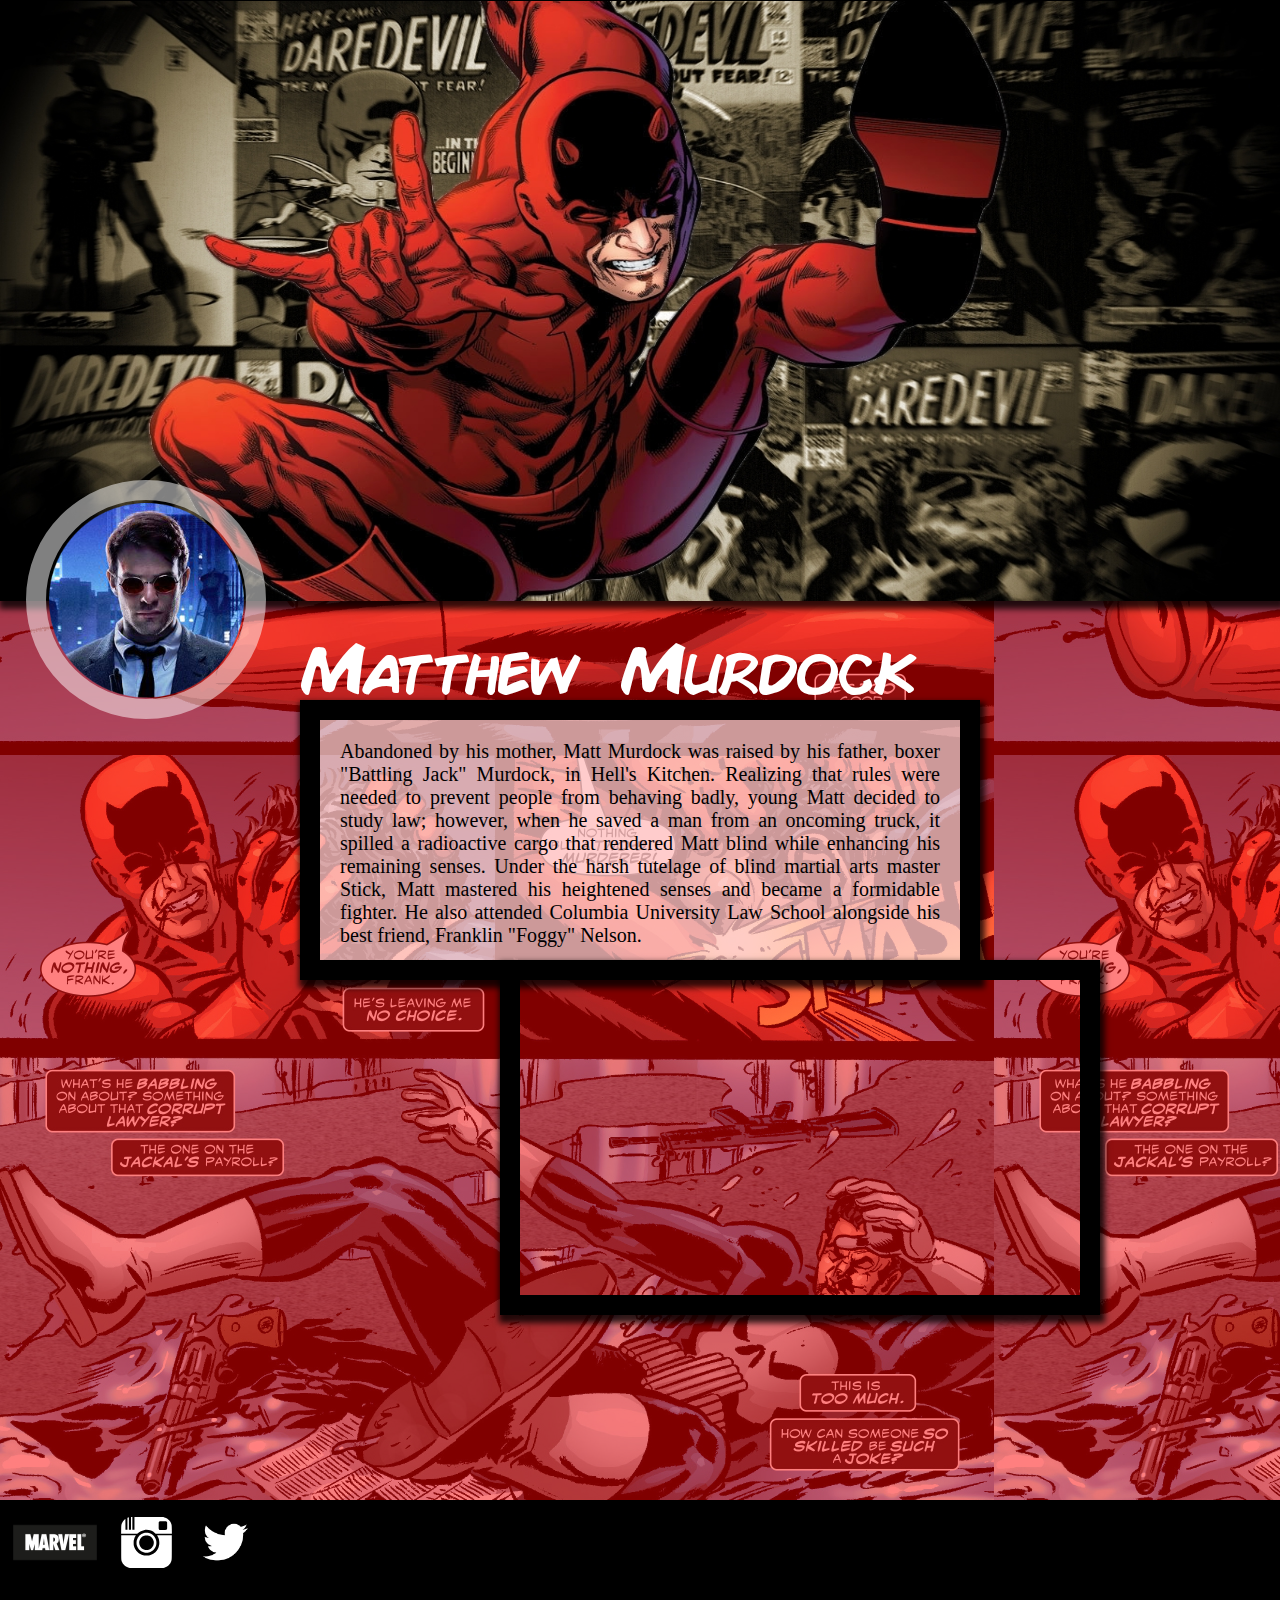
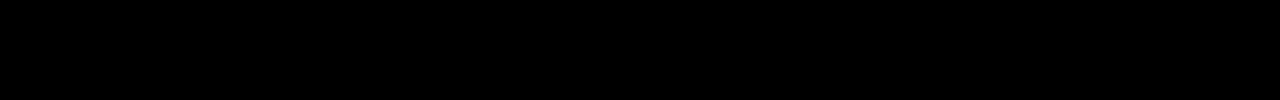
<file: matt.html>
<html>
<head>
    <title>Matt Murdock</title>
    <link href="main.css" type="text/css" rel="stylesheet">
</head>
<style>
    body{
        position:absolute;
        background-image: url("images/daredevilcomic.jpg");
        width:100%;
        height:1200px;
        z-index: -10;
    }
    #bg{
        position: absolute;
        width:100%;
        height:900px;
        background-color: rgba(255,0,0,.5);
        z-index: -2;
    }
    header{
        background-color: black;
        width: 100%;
        height: 600px;
    }
    

    .profile{
    position: absolute;
    top:40%;
    left:2%;
    transform: translateX(-50%), translateY(-50%); 
}
.profile img{
    border: 20px solid rgba(255,255,255,.5);
    border-radius: 50%;
}

.profile2 {
    position: absolute;
    top:41.5%;
    left:3.5%;
    transform: translateX(-50%), translateY(-50%);
    opacity: 0;
    
}

.profile2:hover{
    opacity: 1;
}
#text{
    font-size: 20px;
    padding:20px;
    position: absolute;
    left:300px;
    top:700px;
    height: 200px;
    width: 600px;
    background-color:rgba(255,255,255,.6);
    box-shadow: 2px 5px 6px 3px rgba(0,0,0,.8);
    border: 20px solid black;
    text-align: justify;
}

    #char{
    position: absolute;
    font-size: 70px;
    left: 300px;
    top:620px;
    color:white;
    font-family:'ComicBook';
    text-shadow: 2px 2px 2px 2px rgba(0,0,0,.8); 
}
    @font-face {
    font-family: 'ComicBook';
    src: url(font/ComicBook.otf);
    
}
    .slide{
    position: absolute;
    top:1px; 
 }
    .video{
    position: absolute;
    top: 960px;
    left:500px;
    border: 20px solid black;
    box-shadow: 2px 5px 6px 3px rgba(0,0,0,.8);
    }
</style>
<body onload="display(n)">
<header>
    <nav class="navbar">
      <ul>  
          <li class="drop"><a href="index.html"><img src="images/face.png" width="100"></a>
            <div class="list">
                <a href="matt.html"><img src="images/Matt%20Murdock.png" width="75"></a>
                <a href="Page.html"><img src="images/Karen%20Page.png" width="75"></a>
                <a href="foggy.html"><img src="images/Foggy%20Nelson.png" width="75"></a>
                <a href="claire.html"><img src="images/Claire%20Temple.png" width="75"></a>
                <a href="fisk.html"><img src="images/wilson%20Fisk.png" width="75"></a>
                <a href="elektra.html"><img src="images/Elektra.png" width="75"></a>
                <a href="punisher.html"><img src="images/punisher.png" width="75"></a>
                 </div>
           </li>
          
     </ul>
     
     </nav>
    
    <div class="slide">   
        <img class="slideShow" src="images/ddheader.jpg" height="600" width="100%">
        <img class="slideShow" src="images/matt2.jpg" height="600" width="100%">
        <img class="slideShow" src="images/matt3.png" height="600" width="100%">
        <img class="slideShow" src="images/matt4.png" height="600" width="100%">
        <img class="slideShow" src="images/matt5.jpg" height="600" width="100%">
        <img class="slideShow" src="images/matt2.jpg" height="600" width="100%">
    </div>

     
   <div id="headerImg"></div>
    
    
</header>
    <div class="profile">
        <img src="images/Matt%20Murdock.png" width="200">
    </div>
    <div class="profile2">
        <img src="images/dd2.png" width="200">
    </div>
    <div id="char">Matthew Murdock</div>
    <div id="text">
    <p>
    Abandoned by his mother, Matt Murdock was raised by his father, boxer "Battling Jack" Murdock, in Hell's Kitchen. Realizing that rules were needed to prevent people from behaving badly, young Matt decided to study law; however, when he saved a man from an oncoming truck, it spilled a radioactive cargo that rendered Matt blind while enhancing his remaining senses. Under the harsh tutelage of blind martial arts master Stick, Matt mastered his heightened senses and became a formidable fighter. He also attended Columbia University Law School alongside his best friend, Franklin "Foggy" Nelson.

<!--More on Marvel.com: http://marvel.com/universe/Daredevil_(Matthew_Murdock)#ixzz4sObB6AgW    -->
    </p>
    </div>
    <div id="bg"></div>
    
    <iframe class="video" width="560" height="315" src="https://www.youtube.com/embed/qzDHW3CeVrM?rel=0" frameborder="0" allowfullscreen></iframe>
    
<script>
    //slide JS
    var slidePos = 0;
    display();

    function display() {
        var i=0;
        //this variable calls the element "slideShow" on the html by class.
        var x = document.getElementsByClassName("slideShow");
        for (i = 0; i < x.length; i++) {
            x[i].style.display = "none"; 
        }


        slidePos++;
          // if the slide Image surpases the amount of images, then it will start again from image 1.
        if (slidePos > x.length) 
        {
            slidePos = 1;
        }
        // this displays one image at a time.
        x[slidePos-1].style.display = "block"; 
        //images will switch to the next every 5 seconds.
        setTimeout(display, 5000);
    }
    
    
    
    
</script>
<!--
    <a href="#openModal">Vote</a>

<div id="openModal" class="modalDialog">
    </div>
		<a href="#close" title="Close" class="close">X</a>
</body>
-->
<footer>
     <!-- table goes here-->
        
            <table>
                 <tr>
                     <td><a href="http://marvel.com/universe/Daredevil_(Matthew_Murdock)#axzz4sOa12ErZ"><img src="images/marvelicon.png" height="75" width="100"></a></td>
                     <td> <a href="https://www.instagram.com/daredevil/?hl=en" height="75" width="75"><img src="images/instagram.svg" height="75" width="75"></a></td>
                     <td> <a href="https://twitter.com/daredevil?lang=en" height="75" width="75"><img src="images/twitter.png" height="75" width="75"></a></td>
                </tr>

            </table>
</footer>
</html>
</file>
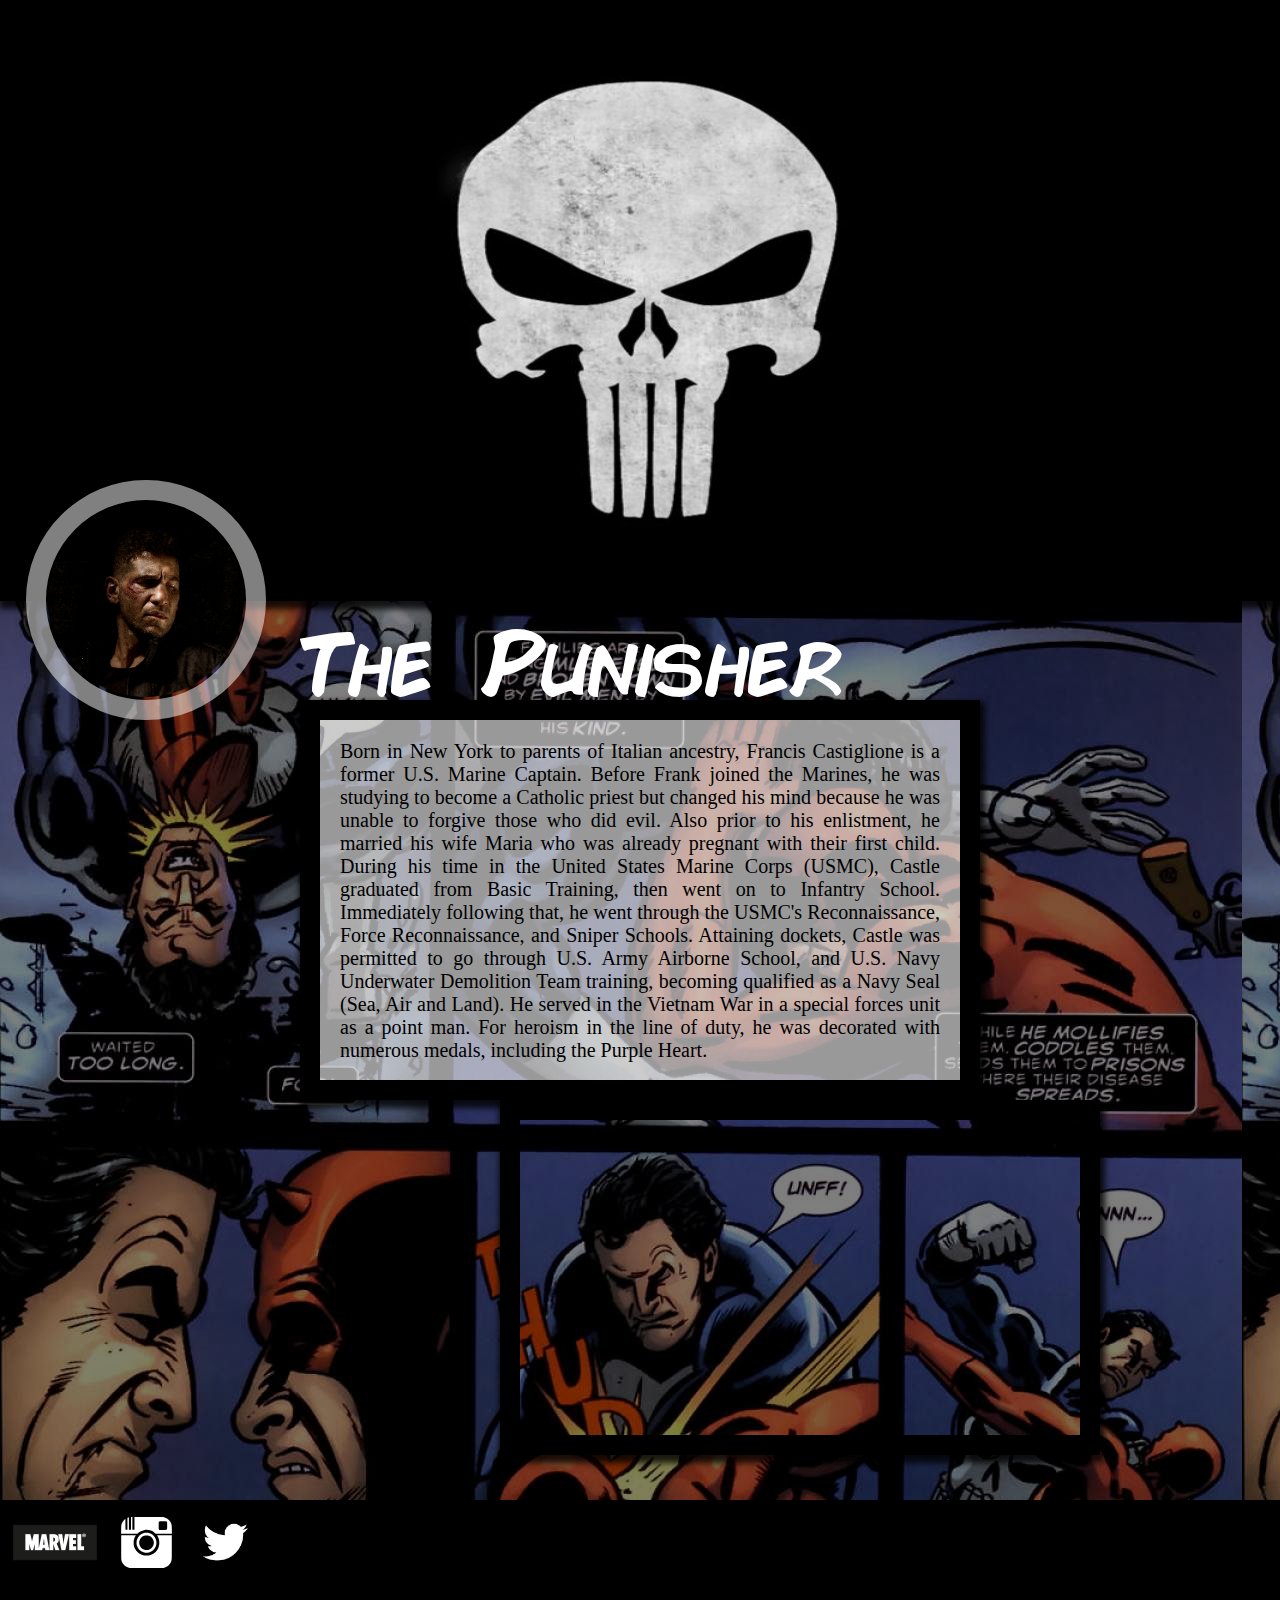
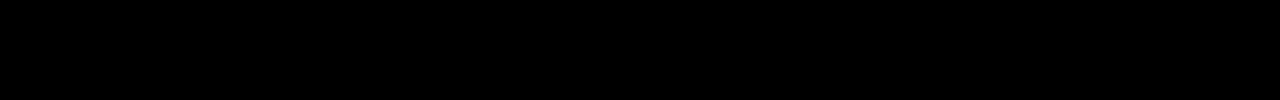
<file: punisher.html>
<html>
<head>
    <title>Punisher</title>
    <link href="main.css" type="text/css" rel="stylesheet">
</head>
<style>
    body{
        position:absolute;
        background-image: url("images/punisherbg.jpg");
        width:100%;
        height:1200px;
        z-index: -10;
    }
    #bg{
        position: absolute;
        width:100%;
        height:900px;
        background-color: rgba(0,0,0,.5);
        z-index: -2;
    }
    header{
        background-color: black;
        width: 100%;
        height: 600px;
    }
    
    .profile{
    position: absolute;
    top:40%;
    left:2%;
    transform: translateX(-50%), translateY(-50%); 
}
.profile img{
    border: 20px solid rgba(255,255,255,.5);
    border-radius: 50%;
}
    .profile2 {
    position: absolute;
    top:41.5%;
    left:3.5%;
    transform: translateX(-50%), translateY(-50%);
    opacity: 0;
    
}

.profile2:hover{
    opacity: 1;
}
  #text{
    font-size: 20px;
    padding:20px;
    position: absolute;
    left:300px;
    top:700px;
    height: 320px;
    width: 600px;
    background-color:rgba(255,255,255,.6);
    box-shadow: 2px 5px 6px 3px rgba(0,0,0,.8);
    text-align: justify;
    border: 20px solid black;
}
    #char{
    position: absolute;
    font-size: 90px;
    left: 300px;
    top:600px;
    color:white;
    font-family:'ComicBook';
     
}
@font-face {
    font-family: 'ComicBook';
    src: url(font/ComicBook.otf);
    
}
    .slide{
    position: absolute;
    top:1px;
    
 }
    .video{
    position: absolute;
    top: 1100px;
    left:500px;
    border: 20px solid black;
    box-shadow: 2px 5px 6px 3px rgba(0,0,0,.8);
    }
  
</style>
<body>
<header>
    <nav class="navbar">
      <ul>  
          <li class="drop"><a href="index.html"><img src="images/face.png" width="100"></a>
            <div class="list">
                <a href="matt.html"><img src="images/Matt%20Murdock.png" width="75"></a>
                <a href="Page.html"><img src="images/Karen%20Page.png" width="75"></a>
                <a href="foggy.html"><img src="images/Foggy%20Nelson.png" width="75"></a>
                <a href="claire.html"><img src="images/Claire%20Temple.png" width="75"></a>
                <a href="fisk.html"><img src="images/wilson%20Fisk.png" width="75"></a>
                <a href="elektra.html"><img src="images/Elektra.png" width="75"></a>
                <a href="punisher.html"><img src="images/punisher.png" width="75"></a>
                 </div>
           </li>
          
     </ul>
     
     </nav>
    
    <div class="slide">   
        <img class="slideShow" src="images/punisherheader.jpeg" height="500" width="900">
        <img class="slideShow" src="images/punisher1.jpg" height="500" width="900">
        <img class="slideShow" src="images/punisher2.jpg" height="500" width="900">
        <img class="slideShow" src="images/punisher3.jpg" height="500" width="900">
        <img class="slideShow" src="images/punisher4.jpg" height="500" width="900">
        <img class="slideShow" src="images/punisher5.jpg" height="500" width="900">
    </div>
   
   <div id="headerImg">
    
    </div>
    
</header>
    <div class="profile">
        <img src="images/punisher.png" width="200">
    </div>
    <div class="profile2">
        <img src="images/puunisher2.png" width="200">
    </div>
    <div id="char">The Punisher</div>
    <div id="text">
    <p>
    Born in New York to parents of Italian ancestry, Francis Castiglione is a former U.S. Marine Captain. Before Frank joined the Marines, he was studying to become a Catholic priest but changed his mind because he was unable to forgive those who did evil. Also prior to his enlistment, he married his wife Maria who was already pregnant with their first child. During his time in the United States Marine Corps (USMC), Castle graduated from Basic Training, then went on to Infantry School. Immediately following that, he went through the USMC's Reconnaissance, Force Reconnaissance, and Sniper Schools. Attaining dockets, Castle was permitted to go through U.S. Army Airborne School, and U.S. Navy Underwater Demolition Team training, becoming qualified as a Navy Seal (Sea, Air and Land). He served in the Vietnam War in a special forces unit as a point man. For heroism in the line of duty, he was decorated with numerous medals, including the Purple Heart.


<!--More on Marvel.com: http://marvel.com/universe/Punisher_(Frank_Castle)#ixzz4sUN1SMk6-->
    </p>
    </div>
    <div id="bg"></div>
    
    <iframe class="video" width="560" height="315" src="https://www.youtube.com/embed/sDp4AuNen0Y?rel=0" frameborder="0" allowfullscreen></iframe>
    
<script>
    
   var slidePos = 0;
    display();

    function display() {
        var i=0;
        var x = document.getElementsByClassName("slideShow");
        for (i = 0; i < x.length; i++) {
            x[i].style.display = "none"; 
        }


        slidePos++;

        if (slidePos > x.length) 
        {
            slidePos = 1;
        }

        x[slidePos-1].style.display = "block"; 
        setTimeout(display, 5000);
    }
    
    
</script>
</body>
<footer>
     <!-- table goes here-->
        
            <table>
                 <tr>
                     <td><a href="http://marvel.com/universe/Daredevil_(Matthew_Murdock)#axzz4sOa12ErZ"><img src="images/marvelicon.png" height="75" width="100"></a></td>
                     <td> <a href="https://www.instagram.com/daredevil/?hl=en" height="75" width="75"><img src="images/instagram.svg" height="75" width="75"></a></td>
                     <td> <a href="https://twitter.com/daredevil?lang=en" height="75" width="75"><img src="images/twitter.png" height="75" width="75"></a></td>
                </tr>

            </table>
</footer>
</html>
</file>
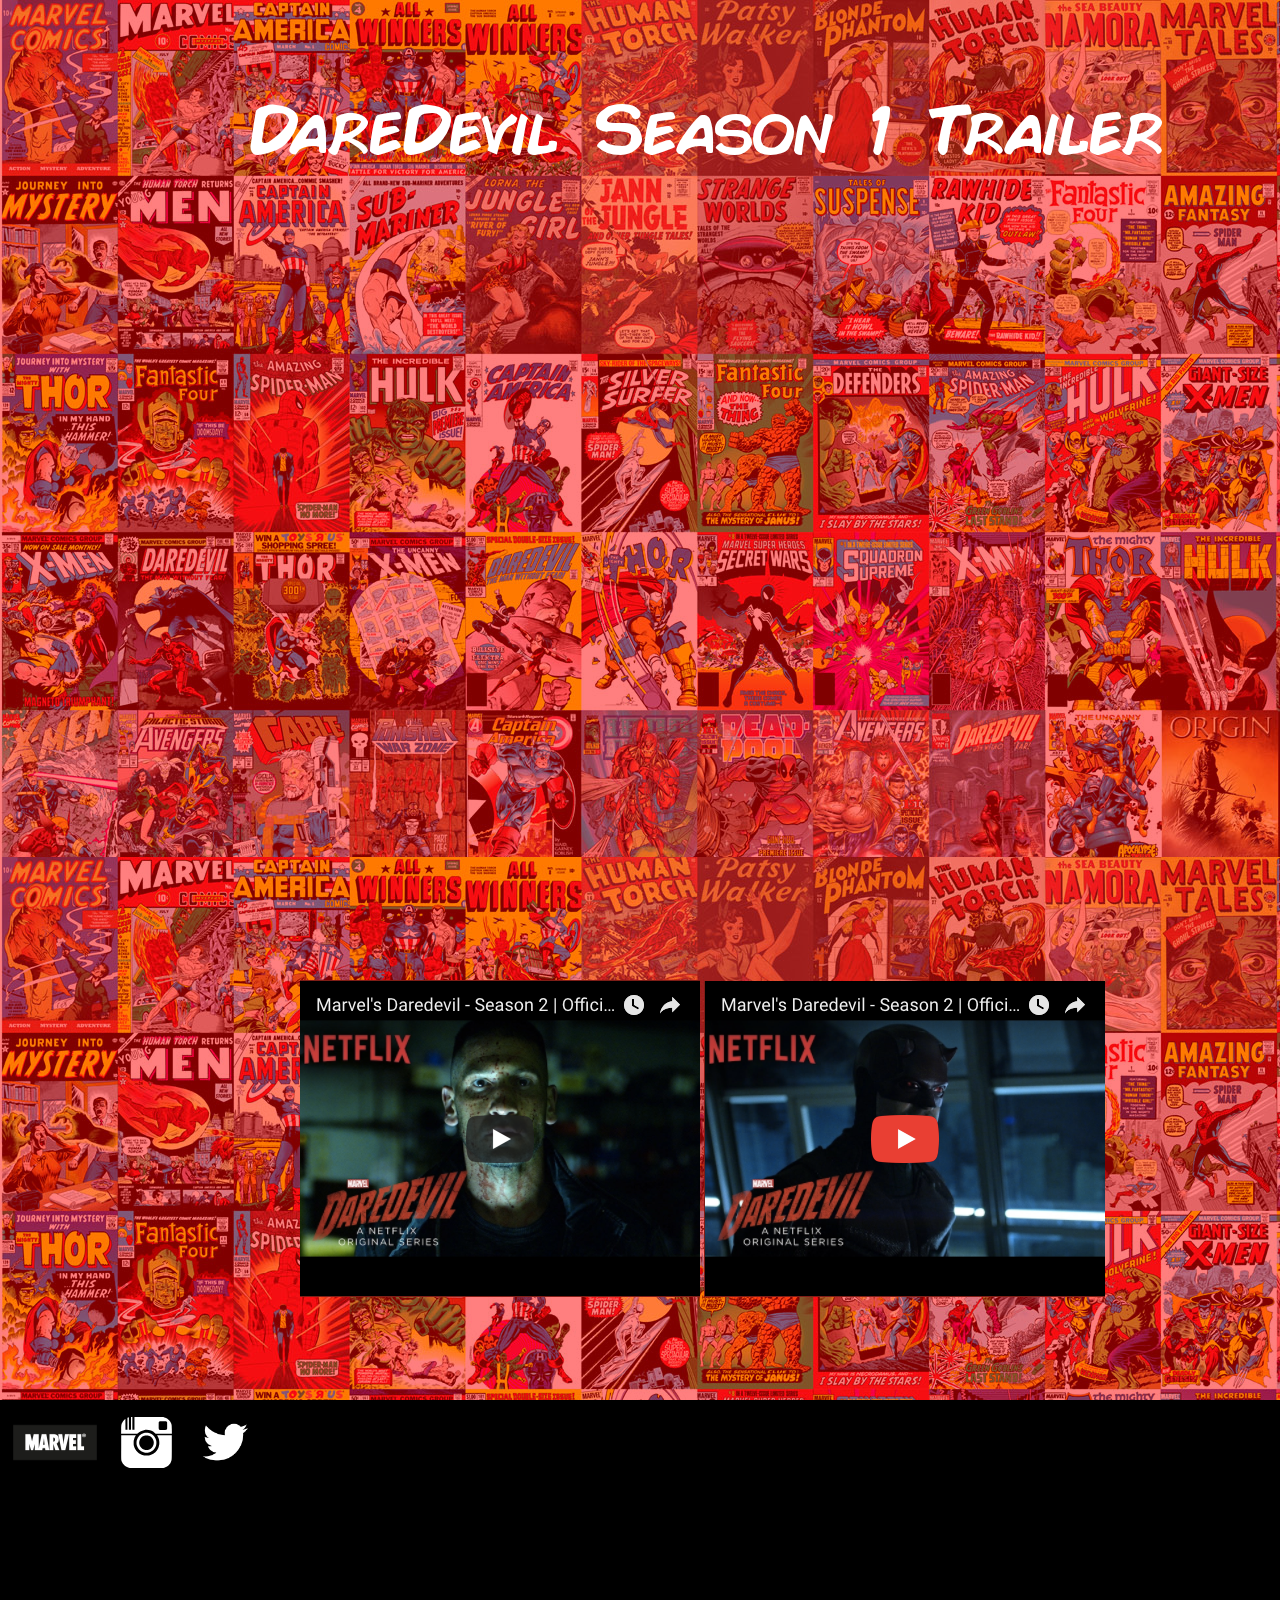
<file: trailer1.html>
<html>
<head>
    <title>DareDevil Season  1 Trailer</title>
    <link href="main.css" type="text/css" rel="stylesheet">
</head>
<style>
    *{
        margin:0;
    }
    .navbar{
    margin-top: 30px;
    position: fixed;
    z-index: 999;
}

.drop {
    display: inline-block;
    
    z-index: 999;
}
.drop:hover .list {
    display: block;
    transition: 2s;
    z-index: 999;
}

.list {
    display: none;
    position: fixed;
    background-color: rgba(0,0,0,0);
    min-width: 160px;
    z-index: 999;
    
}

  .list a {
    padding: 12px 16px;
    text-decoration: none;
    display: block;
    text-align: center;
    z-index: 999;
}

    .list a img{
     border: 2px solid red;
    border-radius: 50%;
    margin: -5px;
}

    .list a img:hover {
   background-color: rgba(255,255,255,0.9);
}


    body{
       
        background-image: url("images/trailerbg.jpeg");
        z-index: -10;
    }
    #bg{
        
        width:100%;
        height:1400px;
        background-color: rgba(255,0,0,.5);
        z-index: -2;
    }
 

    #char{
    position: absolute;
    font-size: 70px;
    left: 250px;
    top:80px;
    color:white;
    font-family:'ComicBook';
    text-shadow: 2px 2px 2px 2px rgba(0,0,0,.8); 
}
    @font-face {
    font-family: 'ComicBook';
    src: url(font/ComicBook.otf);
    
}
    .video{
        position: absolute;
        left:175px;
        top:200px;
    }
    footer{
        margin:0;
    }
    
    .photo{
        position: relative;
        top: 70%;
     left:300px;
    }
</style>
<body>
<header>
    <nav class="navbar">
      <ul>  
          <li class="drop"><a href="index.html"><img src="images/face.png" width="100"></a>
            <div class="list">
                <a href="matt.html"><img src="images/Matt%20Murdock.png" width="75"></a>
                <a href="Page.html"><img src="images/Karen%20Page.png" width="75"></a>
                <a href="foggy.html"><img src="images/Foggy%20Nelson.png" width="75"></a>
                <a href="claire.html"><img src="images/Claire%20Temple.png" width="75"></a>
                <a href="fisk.html"><img src="images/wilson%20Fisk.png" width="75"></a>
                <a href="elektra.html"><img src="images/Elektra.png" width="75"></a>
                <a href="punisher.html"><img src="images/punisher.png" width="75"></a>
                 </div>
           </li>
          
     </ul>
     
     </nav>
    
    
</header>
    
    <div id="char">DareDevil Season 1 Trailer</div>
    
    <div id="bg">
    
    <div class="photo">
    <a  href="#"><img src="images/trailer2.png"></a>
    <a  href="#"><img src="images/trailer3.png"></a>
</div> 
    </div>
    
    <iframe class="video" width="1000" height="600" src="https://www.youtube.com/embed/jAy6NJ_D5vU?rel=0&amp;controls=0" frameborder="0" allowfullscreen></iframe>            
</body>
<footer>
     <!-- table goes here-->
        
            <table>
                 <tr>
                     <td><a href="http://marvel.com/universe/Daredevil_(Matthew_Murdock)#axzz4sOa12ErZ"><img src="images/marvelicon.png" height="75" width="100"></a></td>
                     <td> <a href="https://www.instagram.com/daredevil/?hl=en" height="75" width="75"><img src="images/instagram.svg" height="75" width="75"></a></td>
                     <td> <a href="https://twitter.com/daredevil?lang=en" height="75" width="75"><img src="images/twitter.png" height="75" width="75"></a></td>
                </tr>

            </table>
</footer>
</html>
</file>
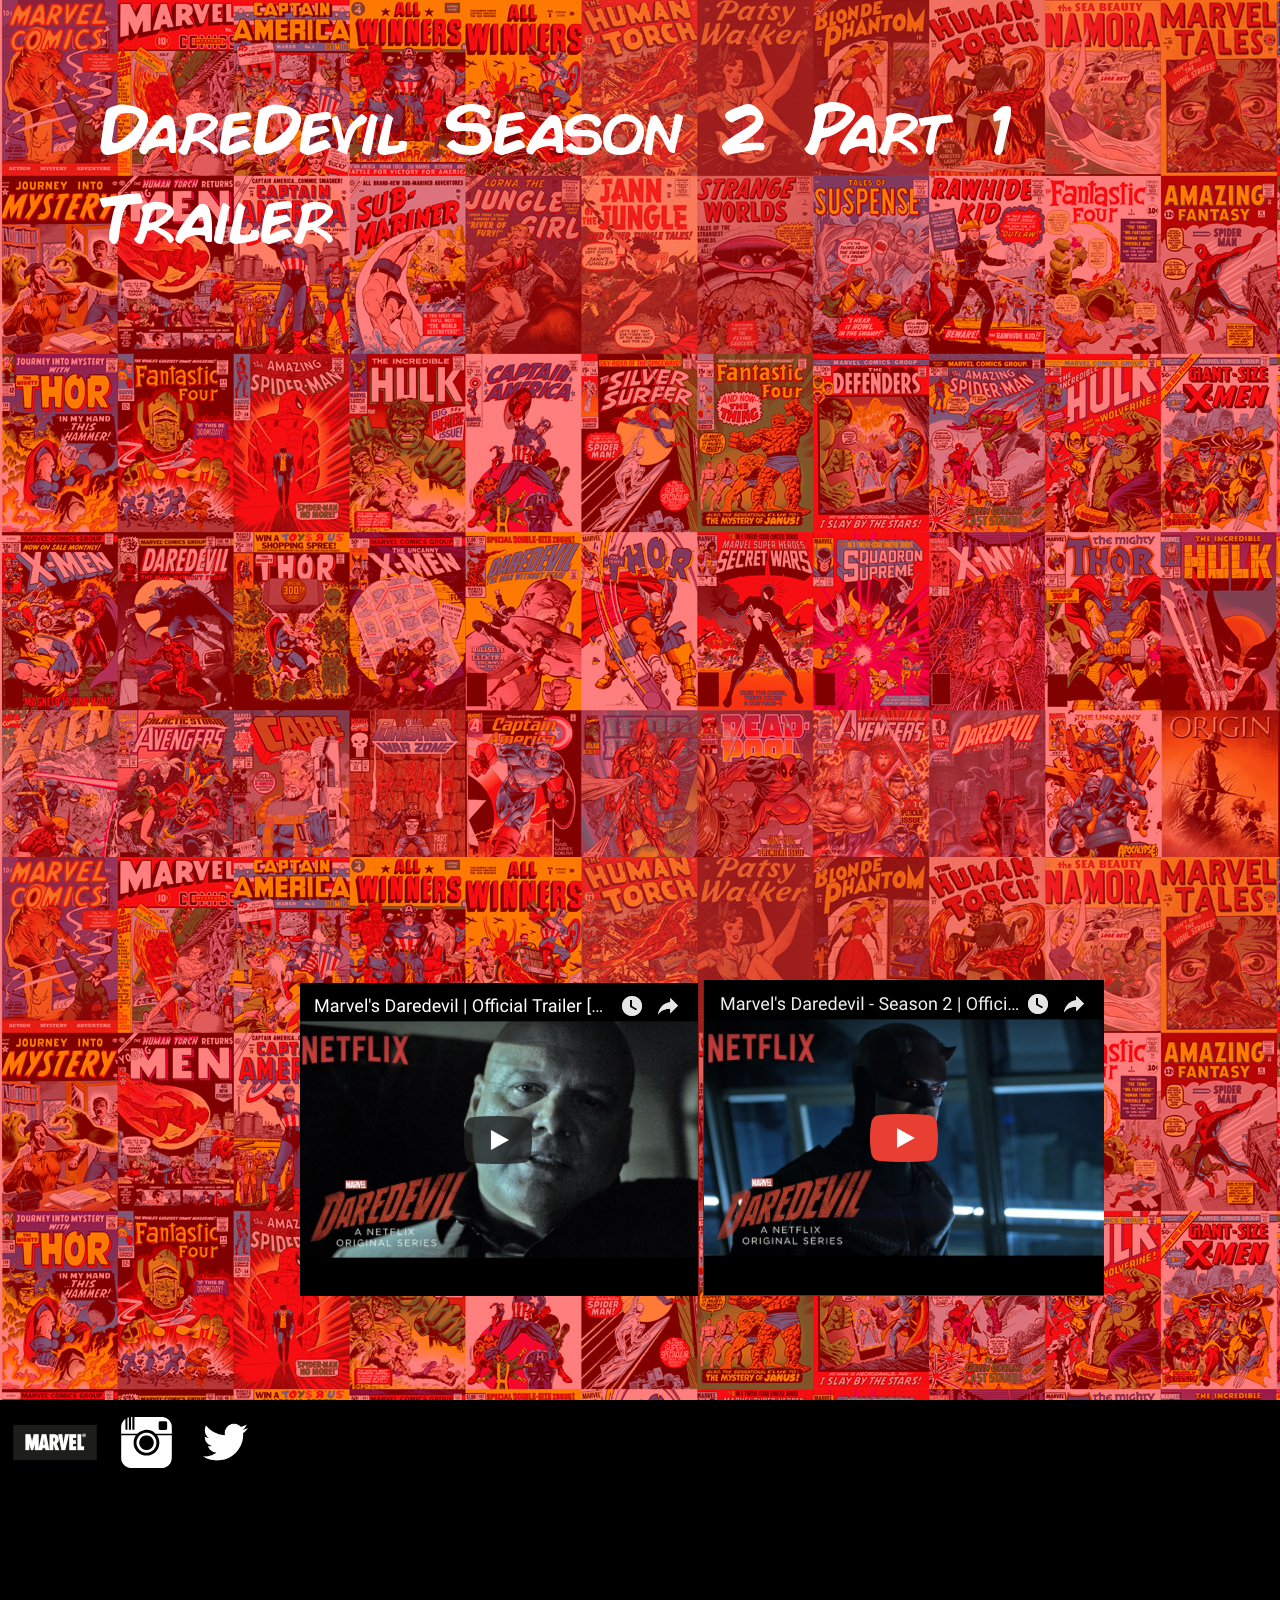
<file: trailer2.html>
<html>
<head>
    <title>DareDevil Season  2 Part 1 Trailer</title>
    <link href="main.css" type="text/css" rel="stylesheet">
</head>
<style>
    *{
        margin:0;
    }
    .navbar{
    margin-top: 30px;
    position: fixed;
    z-index: 999;
}

.drop {
    display: inline-block;
    
    z-index: 999;
}
.drop:hover .list {
    display: block;
    transition: 2s;
    z-index: 999;
}

.list {
    display: none;
    position: fixed;
    background-color: rgba(0,0,0,0);
    min-width: 160px;
    z-index: 999;
    
}

  .list a {
    padding: 12px 16px;
    text-decoration: none;
    display: block;
    text-align: center;
    z-index: 999;
}

    .list a img{
     border: 2px solid red;
    border-radius: 50%;
    margin: -5px;
}

    .list a img:hover {
   background-color: rgba(255,255,255,0.9);
}


    body{
       
        background-image: url("images/trailerbg.jpeg");
        z-index: -10;
    }
    #bg{
        
        width:100%;
        height:1400px;
        background-color: rgba(255,0,0,.5);
        z-index: -2;
    }
 

    #char{
    position: absolute;
    font-size: 70px;
    left: 100px;
    top:80px;
    color:white;
    font-family:'ComicBook';
    text-shadow: 2px 2px 2px 2px rgba(0,0,0,.8); 
}
    @font-face {
    font-family: 'ComicBook';
    src: url(font/ComicBook.otf);
    
}
    .video{
        position: absolute;
        left:175px;
        top:200px;
    }
    footer{
        margin:0;
    }
    
    .photo{
        position: relative;
        top: 70%;
     left:300px;
    }
</style>
<body>
<header>
    <nav class="navbar">
      <ul>  
          <li class="drop"><a href="index.html"><img src="images/face.png" width="100"></a>
            <div class="list">
                <a href="matt.html"><img src="images/Matt%20Murdock.png" width="75"></a>
                <a href="Page.html"><img src="images/Karen%20Page.png" width="75"></a>
                <a href="foggy.html"><img src="images/Foggy%20Nelson.png" width="75"></a>
                <a href="claire.html"><img src="images/Claire%20Temple.png" width="75"></a>
                <a href="fisk.html"><img src="images/wilson%20Fisk.png" width="75"></a>
                <a href="elektra.html"><img src="images/Elektra.png" width="75"></a>
                <a href="punisher.html"><img src="images/punisher.png" width="75"></a>
                 </div>
           </li>
          
     </ul>
     
     </nav>
    
    
</header>
    
    <div id="char">DareDevil Season 2 Part 1 Trailer</div>
    
    <div id="bg">
    
    <div class="photo">
    <a  href="trailer1.html"><img src="images/trailer1.png"></a>
    <a  href="trailer3.html"><img src="images/trailer3.png"></a>
</div> 
    </div>
    
    <iframe class="video" width="1000" height="600" src="https://www.youtube.com/embed/m5_A0Wx0jU4?rel=0" frameborder="0" allowfullscreen></iframe>            
</body>
<footer>
     <!-- table goes here-->
        
            <table>
                 <tr>
                     <td><a href="http://marvel.com/universe/Daredevil_(Matthew_Murdock)#axzz4sOa12ErZ"><img src="images/marvelicon.png" height="75" width="100"></a></td>
                     <td> <a href="https://www.instagram.com/daredevil/?hl=en" height="75" width="75"><img src="images/instagram.svg" height="75" width="75"></a></td>
                     <td> <a href="https://twitter.com/daredevil?lang=en" height="75" width="75"><img src="images/twitter.png" height="75" width="75"></a></td>
                </tr>

            </table>
</footer>
</html>
</file>
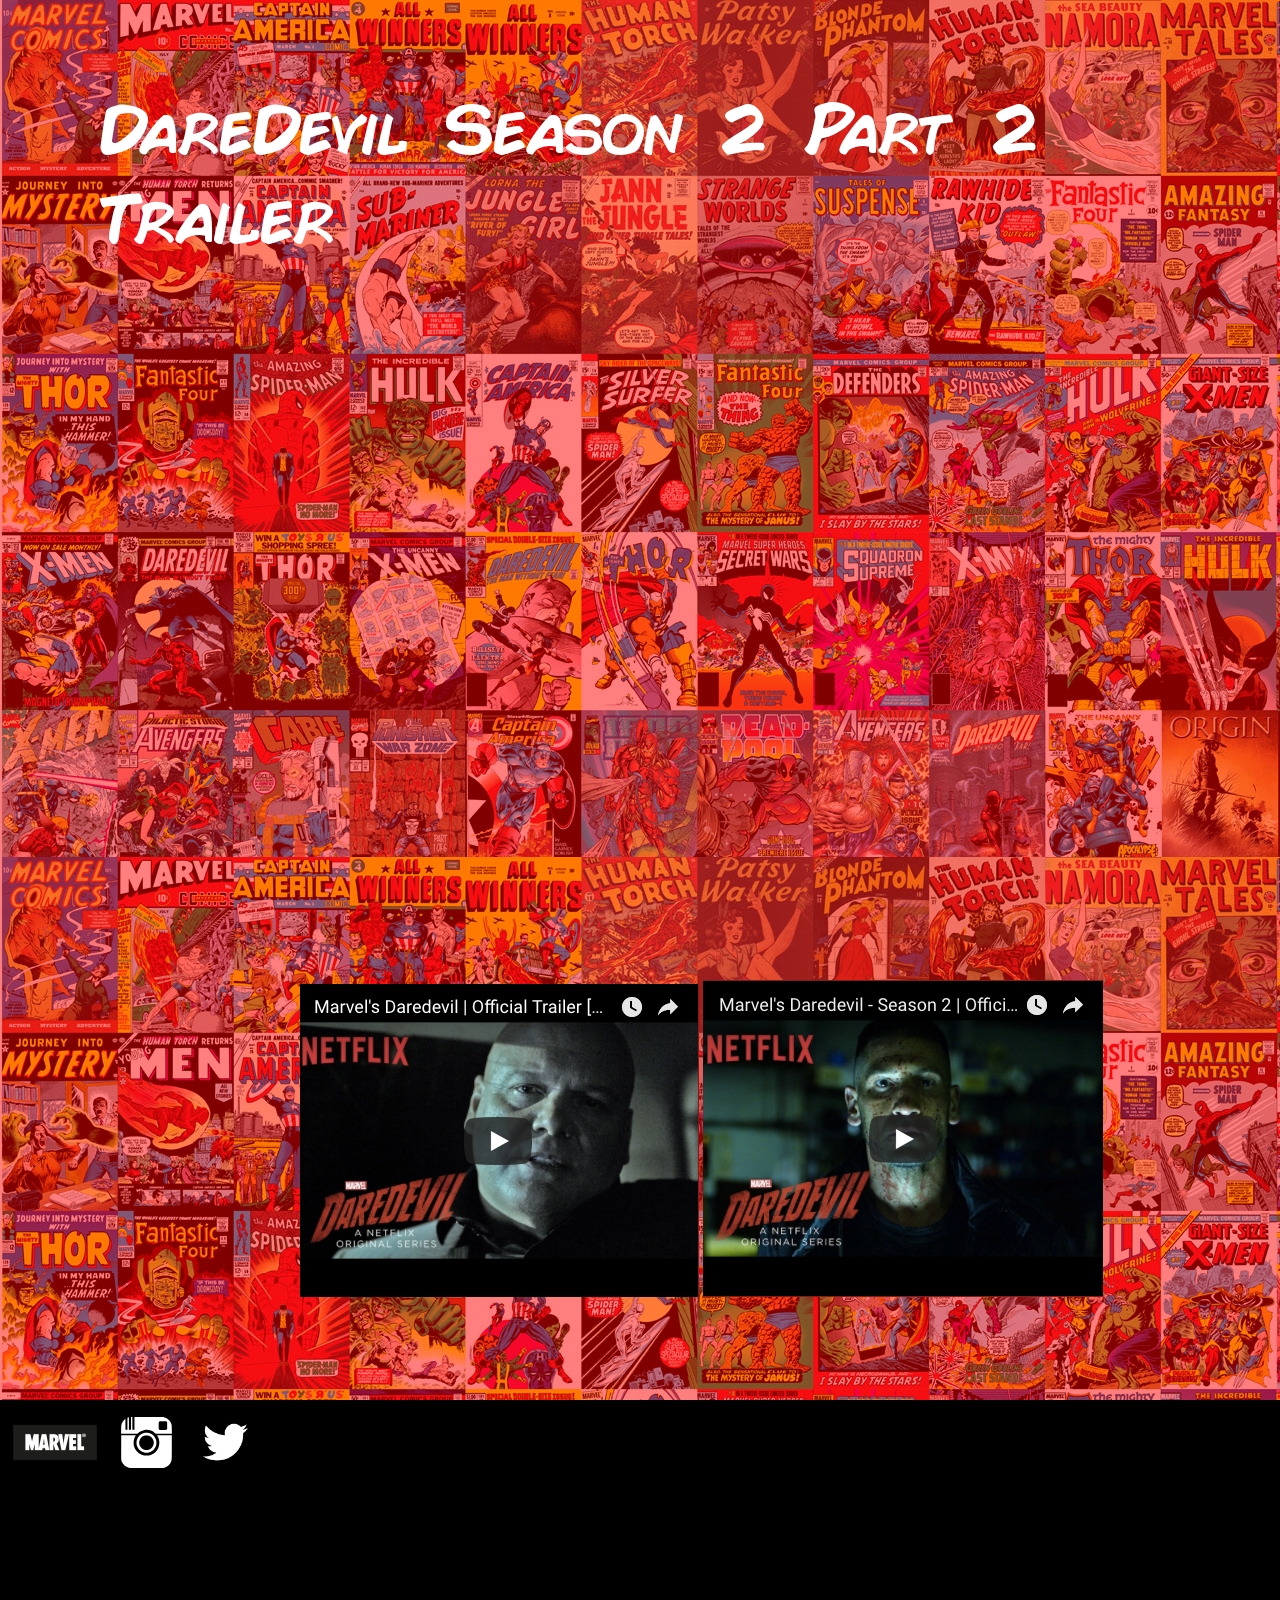
<file: trailer3.html>
<html>
<head>
    <title>DareDevil Season  2 Part 2 Trailer</title>
    <link href="main.css" type="text/css" rel="stylesheet">
</head>
<style>
    *{
        margin:0;
    }
    .navbar{
    margin-top: 30px;
    position: fixed;
    z-index: 999;
}

.drop {
    display: inline-block;
    
    z-index: 999;
}
.drop:hover .list {
    display: block;
    transition: 2s;
    z-index: 999;
}

.list {
    display: none;
    position: fixed;
    background-color: rgba(0,0,0,0);
    min-width: 160px;
    z-index: 999;
    
}

  .list a {
    padding: 12px 16px;
    text-decoration: none;
    display: block;
    text-align: center;
    z-index: 999;
}

    .list a img{
     border: 2px solid red;
    border-radius: 50%;
    margin: -5px;
}

    .list a img:hover {
   background-color: rgba(255,255,255,0.9);
}


    body{
       
        background-image: url("images/trailerbg.jpeg");
        z-index: -10;
    }
    #bg{
        
        width:100%;
        height:1400px;
        background-color: rgba(255,0,0,.5);
        z-index: -2;
    }
 

    #char{
    position: absolute;
    font-size: 70px;
    left: 100px;
    top:80px;
    color:white;
    font-family:'ComicBook';
    text-shadow: 2px 2px 2px 2px rgba(0,0,0,.8); 
}
    @font-face {
    font-family: 'ComicBook';
    src: url(font/ComicBook.otf);
    
}
    .video{
        position: absolute;
        left:175px;
        top:200px;
    }
    footer{
        margin:0;
    }
    
    .photo{
        position: relative;
        top: 70%;
     left:300px;
    }
</style>
<body>
<header>
    <nav class="navbar">
      <ul>  
          <li class="drop"><a href="index.html"><img src="images/face.png" width="100"></a>
            <div class="list">
                <a href="matt.html"><img src="images/Matt%20Murdock.png" width="75"></a>
                <a href="Page.html"><img src="images/Karen%20Page.png" width="75"></a>
                <a href="foggy.html"><img src="images/Foggy%20Nelson.png" width="75"></a>
                <a href="claire.html"><img src="images/Claire%20Temple.png" width="75"></a>
                <a href="fisk.html"><img src="images/wilson%20Fisk.png" width="75"></a>
                <a href="elektra.html"><img src="images/Elektra.png" width="75"></a>
                <a href="punisher.html"><img src="images/punisher.png" width="75"></a>
                 </div>
           </li>
          
     </ul>
     
     </nav>
    
    
</header>
    
    <div id="char">DareDevil Season 2 Part 2 Trailer</div>
    
    <div id="bg">
    
    <div class="photo">
    <a  href="trailer1.html"><img src="images/trailer1.png"></a>
    <a  href="trailer2.html"><img src="images/trailer2.png"></a>
</div> 
    </div>
    
   <iframe class="video" width="1000" height="600" src="https://www.youtube.com/embed/2Cn3DVV0LHY?rel=0" frameborder="0" allowfullscreen></iframe>      
</body>
<footer>
     <!-- table goes here-->
        
            <table>
                 <tr>
                     <td><a href="http://marvel.com/universe/Daredevil_(Matthew_Murdock)#axzz4sOa12ErZ"><img src="images/marvelicon.png" height="75" width="100"></a></td>
                     <td> <a href="https://www.instagram.com/daredevil/?hl=en" height="75" width="75"><img src="images/instagram.svg" height="75" width="75"></a></td>
                     <td> <a href="https://twitter.com/daredevil?lang=en" height="75" width="75"><img src="images/twitter.png" height="75" width="75"></a></td>
                </tr>

            </table>
</footer>
</html>
</file>
<file: index.css>
*{
    margin: 0;
        
    }

   
/* ============ nav ====================== */
.navbar{
    margin-top: 30px;
    position: fixed;
    z-index: 9;
}

.drop {
     z-index: 9;
    list-style: none;
    
}

.drop:hover .list { 
    display: block;
    transition: 2s;
    z-index: 9;
}

.list {
    display: none;
    position: fixed;
    background-color: rgba(0,0,0,0);
    min-width: 160px;
    z-index: 9;
    
}

  .list a {
    padding: 12px 16px;
    text-decoration: none;
    display: block;
    text-align: center;
    z-index: 9;
}

.list a img{
    border: 2px solid red;
    border-radius: 50%;
    margin: -5px;
}

.list a img:hover {
    background-color: rgba(255,255,255,0.9);
}

/*==================animation effects============================*/


 .glow{
    animation: blink 3s infinite;
    position:absolute;
    height:50px;
    width:280px;
    margin-top:-590px;
    margin-left: 330px;
    background:radial-gradient(circle, rgb(150,0,0) 5%, transparent 40%), black;
    z-index:-2;
    } 
    
    @keyframes blink {
  
  50% {
    background: radial-gradient(circle, rgb(150,0,0) 15%, transparent 40%),rgb(150,0,0);
    }
}
    

  .ddface{
        
    position:absolute;
    left:-1000;
    background-size: cover;
    background-position: center;
        
}
 .flex {
    display: flex;
    
    } 
#dare{
    display: none;
}
/* ============================================== */
    header{
    height: 900px;
    }

    #city{
        background-image: url("images/city.jpg");
        background-size: cover;
        height: 900px;
        width:100%;
       z-index: -4;
           
       }
       .logo{
       
        margin-top:35%;
        margin-left: 30%;
        z-index: 93;
    }
       
#arrow {
    position: absolute;
    top:80%;
    left:50%;
    z-index: 9;
} 
.container {
    display: flex;
    flex-direction: column;
    overflow-x: hidden;
}

.babydiv {
    display:flex;
    flex-direction: row;
    justify-content: center;
    background-color: black;
    color:white;
    padding: 6em;
}

#poster{
    height:300px;
    padding: 20px;
    
}

#text{
    display:flex;
    flex-direction: column;
    color:white;
    width:400px;
    height:200px;
    align-self: center;
    padding: 40 0;
    font-family: 'Abel', sans-serif;
}
p{
width:200px;
}
span{
    color:red;
}
.babydiv2{
display:flex;
justify-content:center;   
}
#logo{
    position:absolute;
    top:20%;
    left:60%;
    width:500px;

}

#videos {
    background-color: darkred;


}
.bd{
 padding:2em;
}

footer{
    display:flex;
    justify-content: center;
    background-color: black;
    padding: 2em;
}

/* this code allows the sound menu to hide*/
#audio{
    display:none;
} 


@media only screen and (max-width: 767px) {

    .navbar{
        margin-top: 20px;
        position: fixed;
        z-index: 9;
        height:50px;
    }
    #nav-head{
        width:60px;
    }
    #nav-child-head{
        width:50px;
    }
    .drop {
         z-index: 9;
        list-style: none;
        
    }
    
    .drop:hover .list { 
        display: block;
        transition: 2s;
        z-index: 9;
    }
    
    .list {
        display: none;
        position: fixed;
        background-color: rgba(0,0,0,0);
        min-width: 160px;
        z-index: 9;
        margin-left:-13%;
        
    }
    
      .list a {
        padding: 12px 16px;
        text-decoration: none;
        display: block;
        text-align: center;
        z-index: 9;
    }
    
    .list a img{
        border: 2px solid red;
        border-radius: 50%;
        margin: -5px;
    }
    
    .list a img:hover {
        background-color: rgba(255,255,255,0.9);
    }

  body{
      display:flex;
      flex-direction: column;
      justify-content: center;
      width:100%;
  }
  #dd{
     display:none; 
  }
 #logo{
     position:absolute;
    left:1%;
    width:350px;
 }
 .babydiv2{
     display:flex;
     flex-direction: column;
     justify-content: center;
 }
 #imgv{
     width:300px;

 }
 #arrow{
     position: absolute;
     top:86%;
     left:37%;
 }
  .text{
     font-size: 12px;
     
 }
 #poster{
     width:100px;
     height:150px;
 } 
 .babydiv{
     display:flex;
     flex-direction: row;
     justify-content: center;
 }

 #city{
    background-image: url("images/city.jpg");
    background-size: cover;
    height: 600px;
    width:100%;
   z-index: -4;
 }
 header{
     height:600px;
 }
#dare{
    display:block;
    position:absolute;
    top:40%;
    left:3%;
}
.glow2{
    position:absolute;
    height:20px;
    width:100px;
    top:57%;
    left:35%;
    background:radial-gradient(circle, rgb(150,0,0) 5%, transparent 40%), black;
    animation: blink 3s infinite;
    } 
    
    @keyframes blink {
  
  50% {
    background: radial-gradient(circle, rgb(150,0,0) 15%, transparent 40%),rgb(150,0,0);
    }
}
.glow-mobile{
display: flex;

}
 
}
</file>
<file: main.css>
*{
    margin:0;
}
.navbar{
    margin-top: 30px;
    margin-left: 1250px;
    position: fixed;
    z-index: 999;
}

.drop {
    display: inline-block;
    z-index: 999;
    border: 10px solid black;
    border-radius: 50%;
}
.drop:hover .list {
    display: block;
    transition: 2s;
    z-index: 999;
    
}

.list {
    display: none;
    position: fixed;
    background-color: rgba(0,0,0,0);
    min-width: 160px;
    z-index: 999;
    
}

  .list a {
    padding: 12px 16px;
    text-decoration: none;
    display: block;
    text-align: center;
    z-index: 999;
}

.list a img{
     border: 2px solid red;
    border-radius: 50%;
    margin: -5px;
}

.list a img:hover {
   background-color: rgba(255,255,255,0.9);
}

    
footer{
    background-color: black;
    height: 200px;
    margin-top: 900px;
}
 
footer table tr{
    position: absolute; 
    z-index: 3;
}
/*
#char{
    position: absolute;
    font-size: 70px;
    left: 300px;
    top:620px;
    color:white;
    font-family:'ComicBook';
    text-shadow: 2px 2px 2px 2px rgba(0,0,0,.8); 
}
    @font-face {
    font-family: 'ComicBook';
    src: url(font/ComicBook.otf);
    
}
*/

.slide{
    position: absolute;
    top:1100px;
    width:100%;
    
    
 }
.slideShow{
        
    position: absolute;
    height: 600px;
    width:100%;
    box-shadow: 2px 5px 6px 3px rgba(0,0,0,.8);
    z-index: 0;
    }    
    
}
    
 /* modol */


.modalDialog:target {
	opacity:1;
	pointer-events: auto;
}
    .modalDialog {
	position: fixed;
	font-family:'ComicBook';
	top: 0;
	right: 0;
	bottom: 0;
	left: 0;
	background: rgba(0,0,0,0.8);
	z-index: 99999;
	opacity:0;
	transition: opacity 400ms ease-in;
	pointer-events: none;
}
    
    a{
    text-decoration: none;
    color:greenyellow;
    }
    
    
    .modalDialog > div {
	width: 550px;
    height:310px;
	position: relative;
	margin: 10% auto;
	padding: 5px 20px 13px 20px;
	border-radius: 10px;
	background: #fff;
}
    
    .close {
	background: #606061;
	color: #FFFFFF;
	line-height: 25px;
	position: absolute;
	right: -12px;
	text-align: center;
	top: -10px;
	width: 24px;
	text-decoration: none;
	font-weight: bold;
	border-radius: 12px;
	box-shadow: 1px 1px 3px #000;
}

  .close:hover { background: #00d9ff; }
    .header{
        height:100px;
    }
</file>
